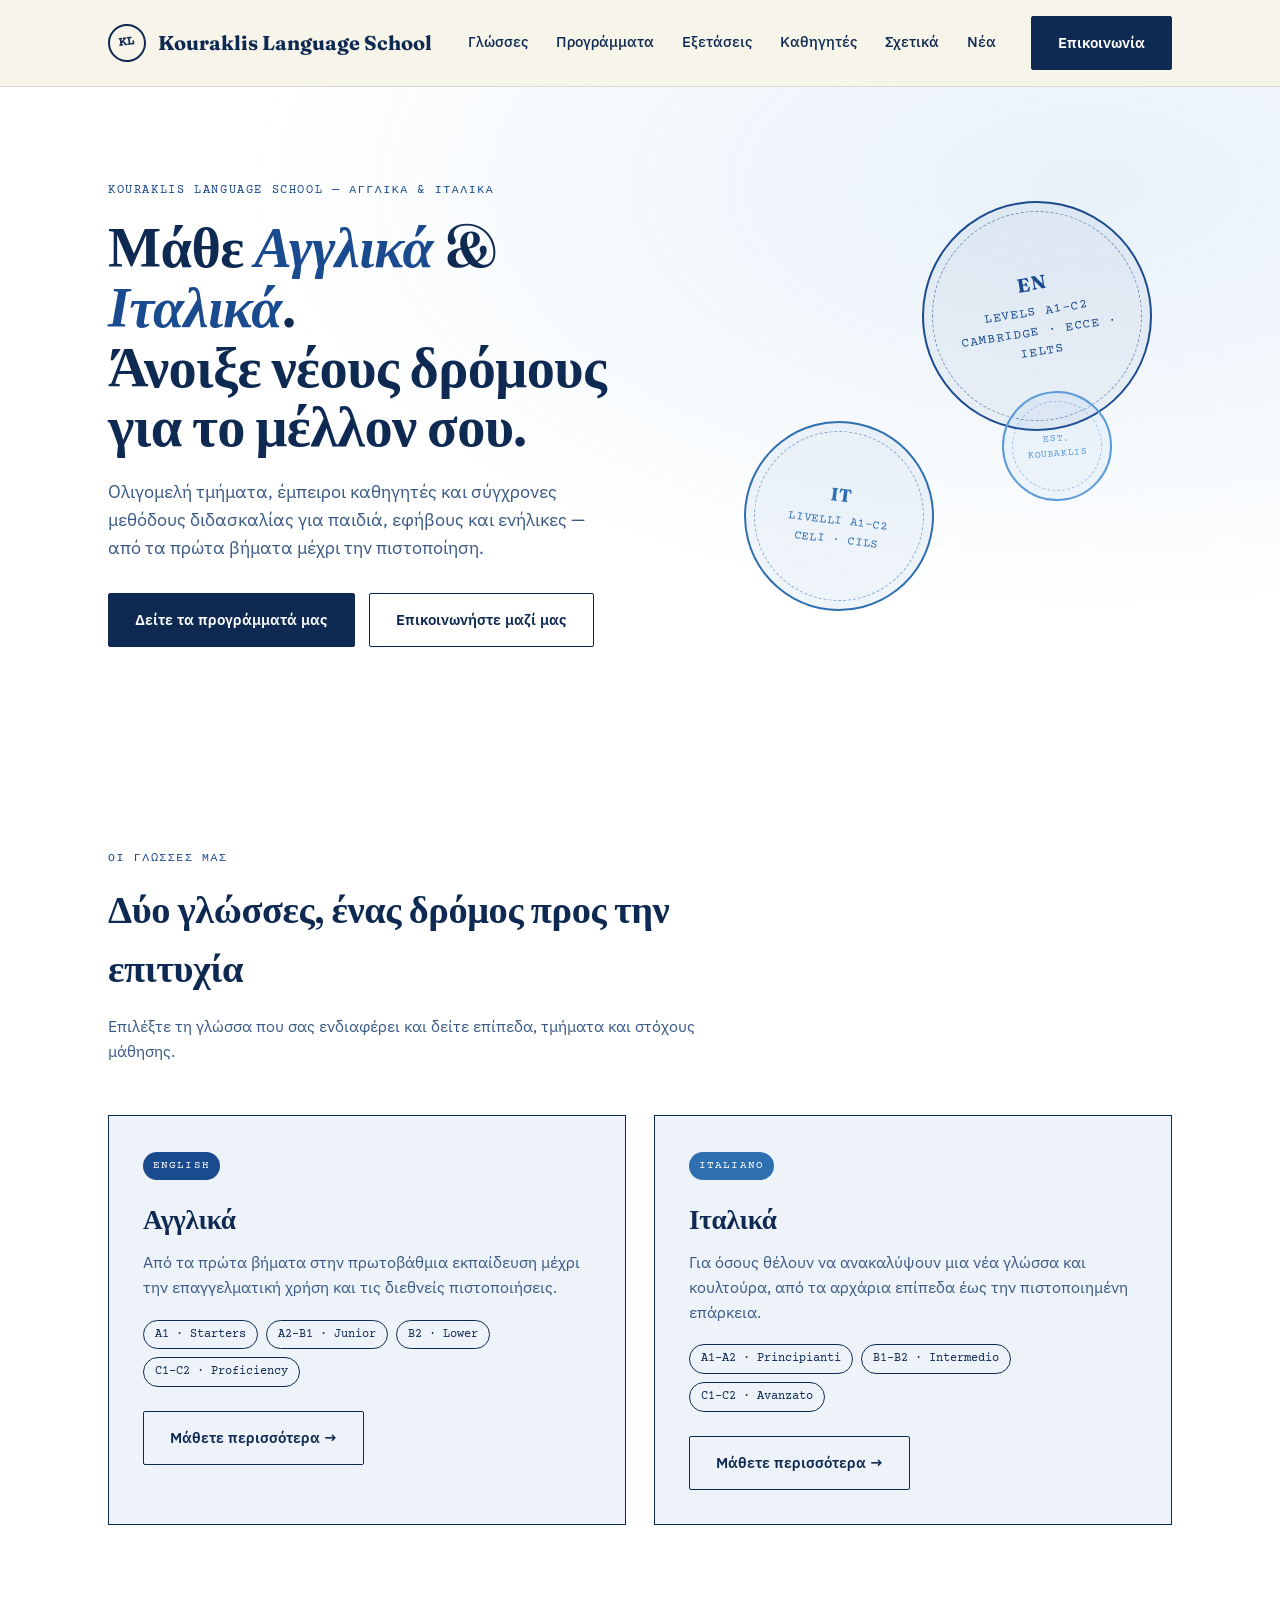
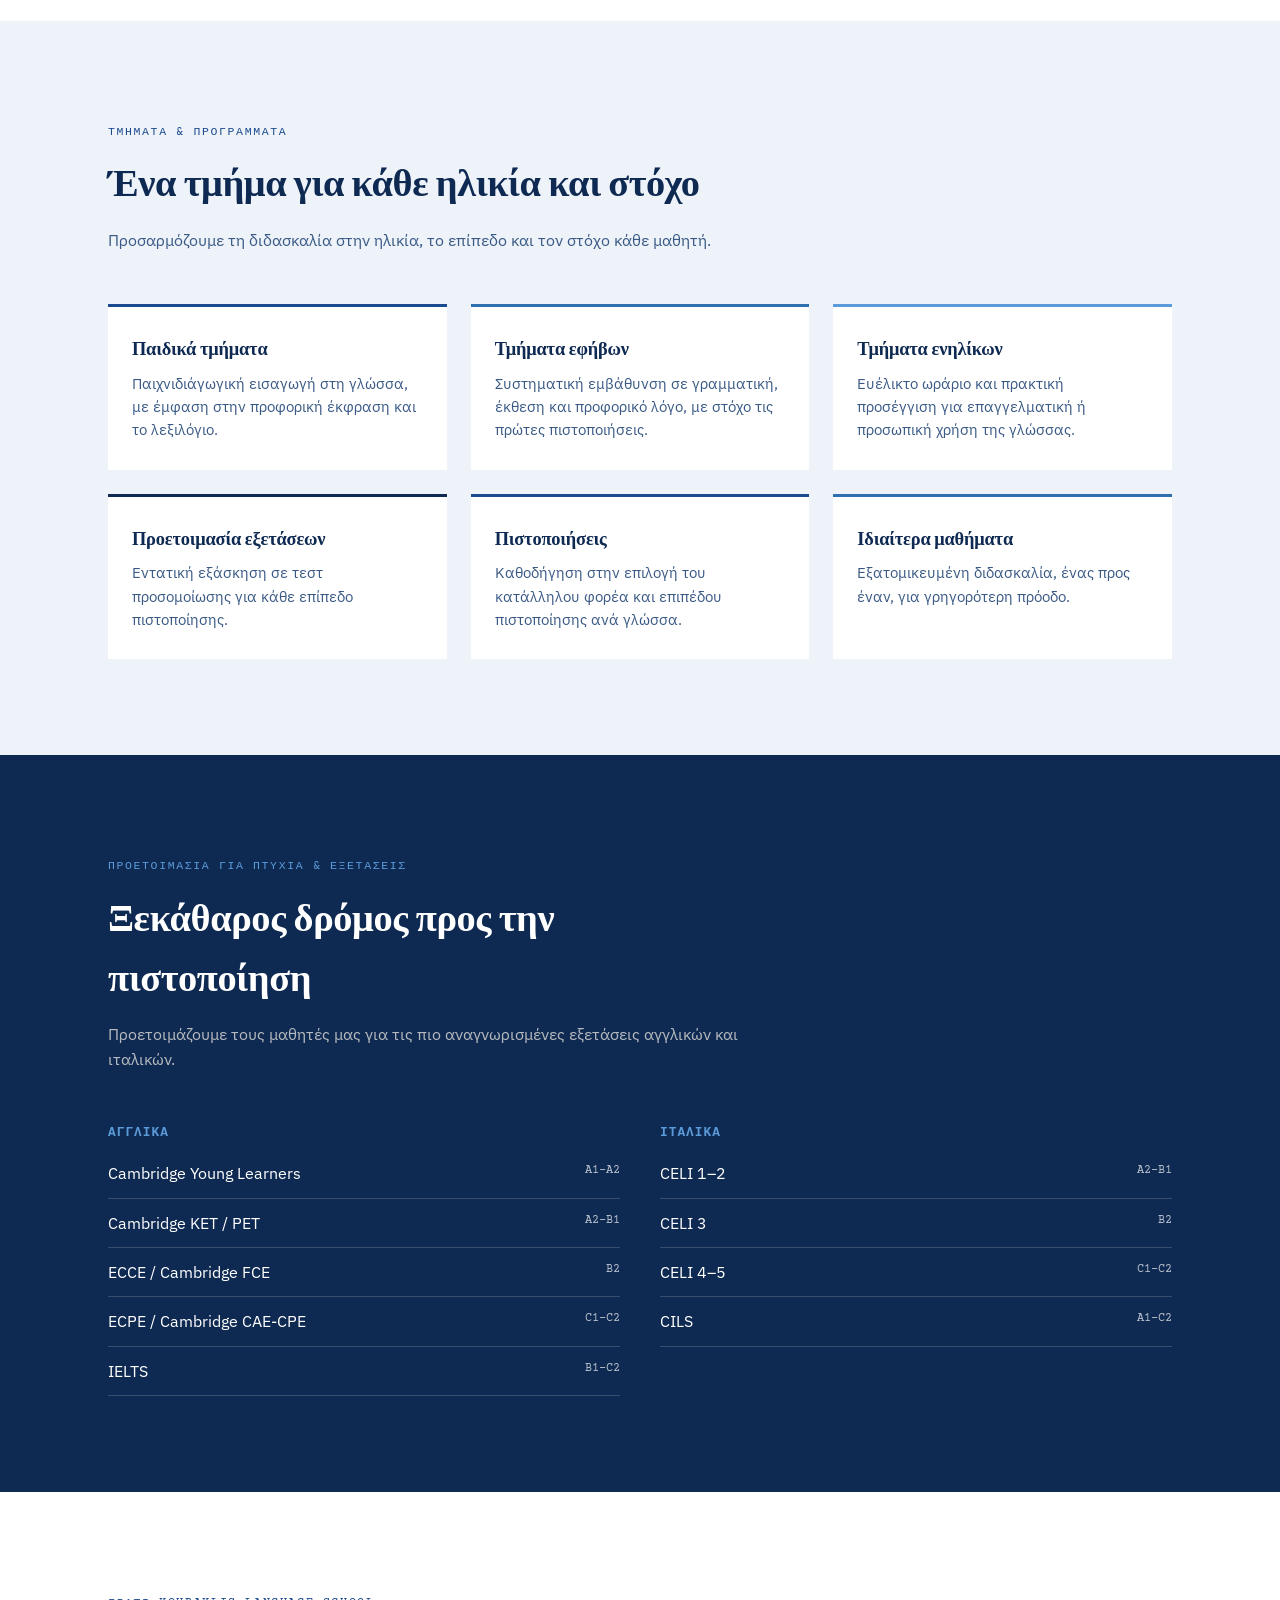
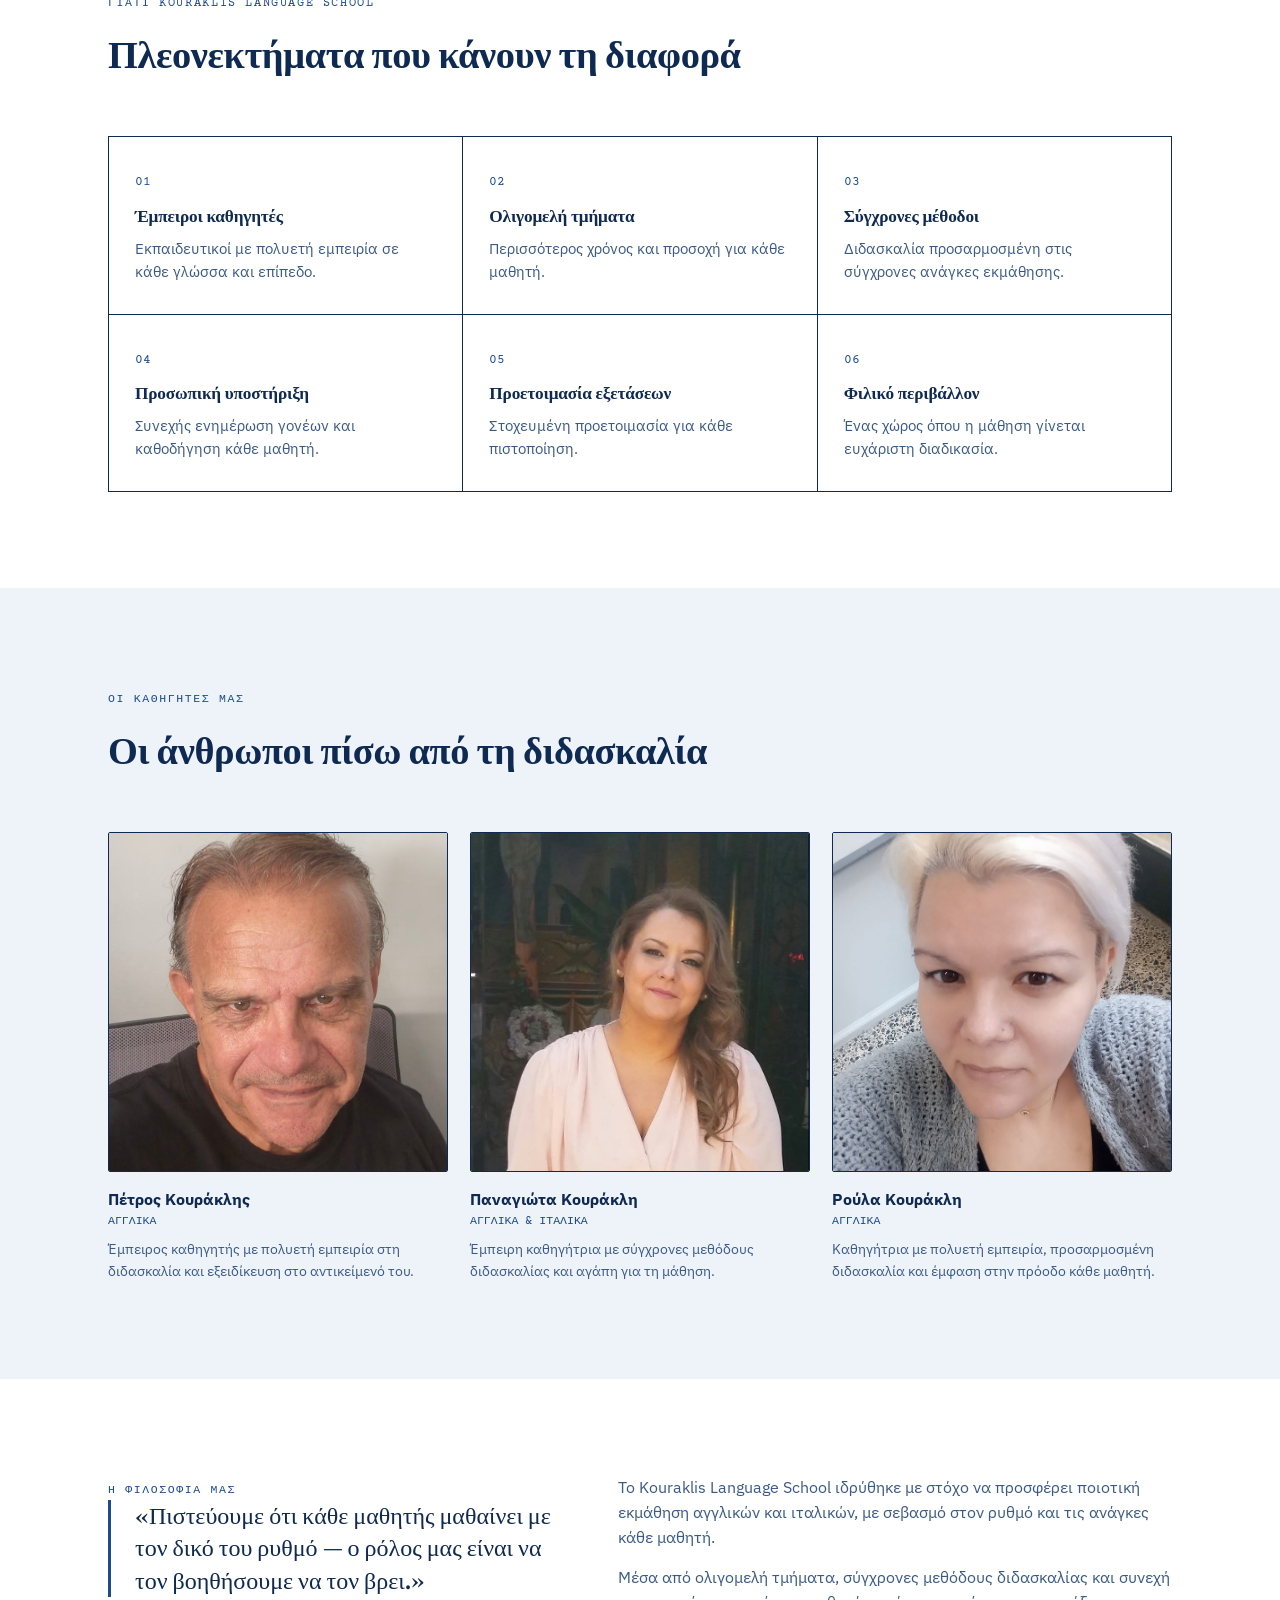
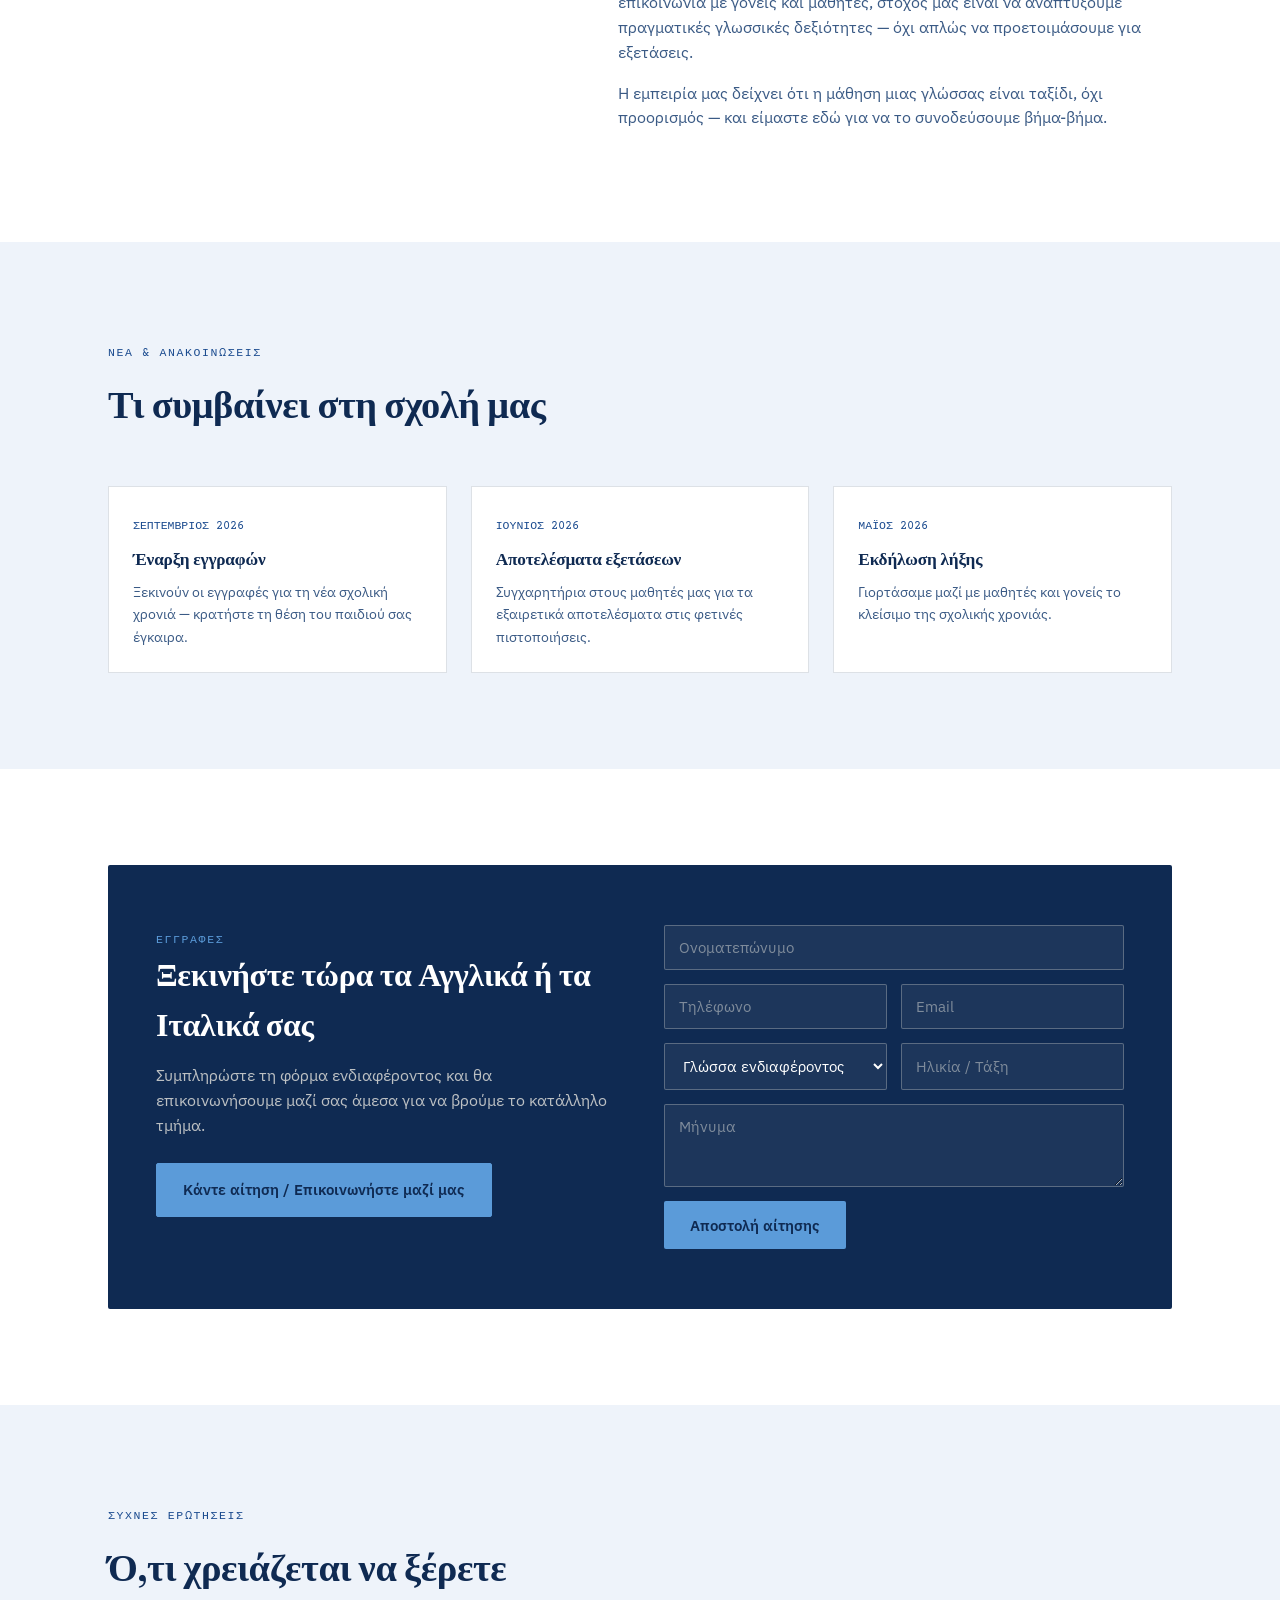
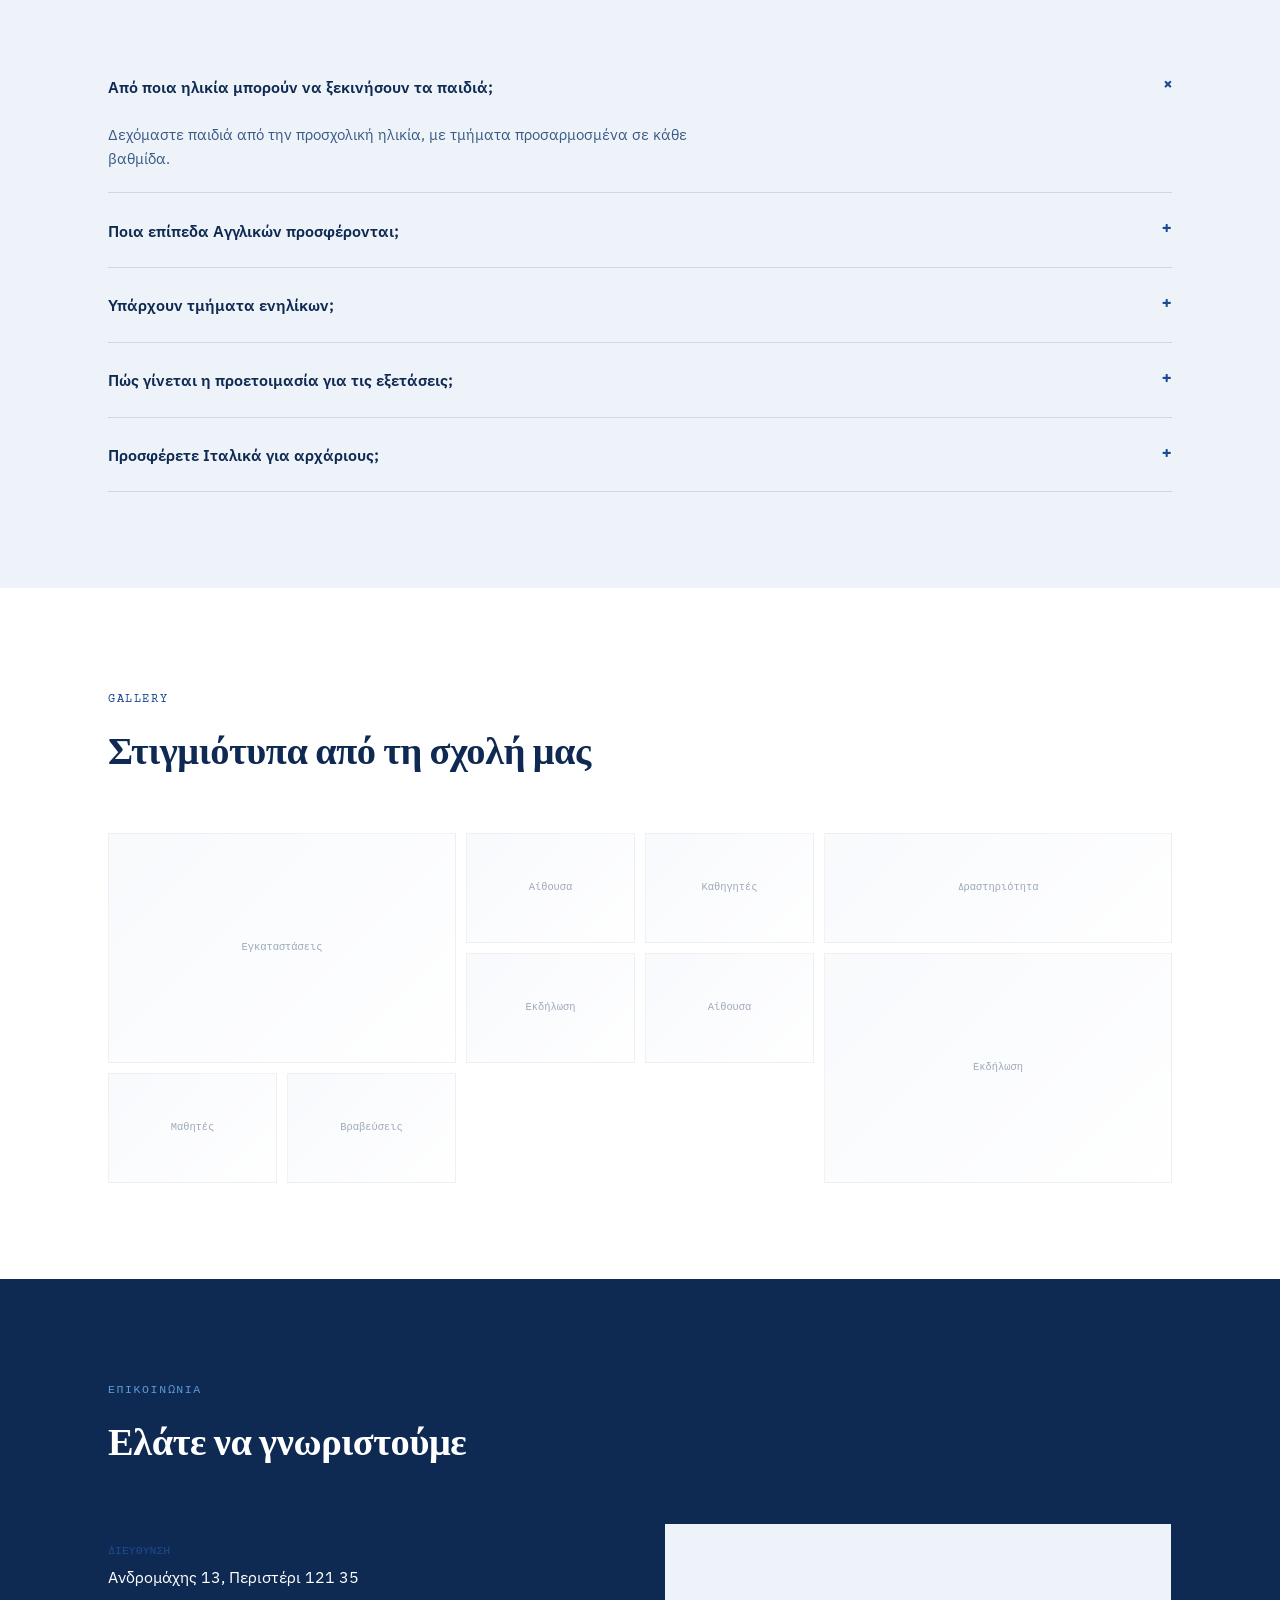
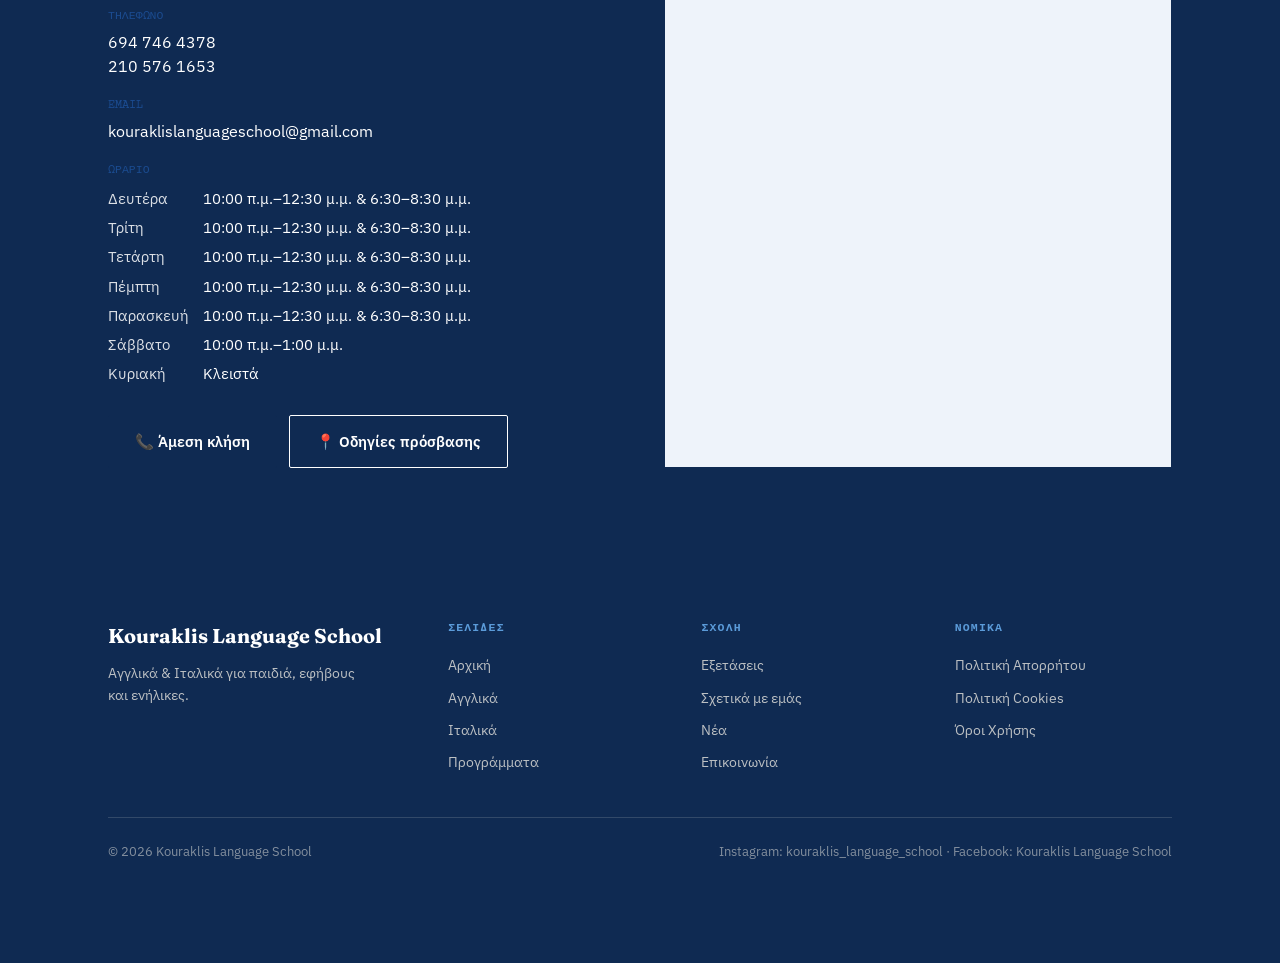
<file: index.html>
<!DOCTYPE html>
<html lang="el">
<head>
<meta charset="UTF-8">
<meta name="viewport" content="width=device-width, initial-scale=1.0">
<title>Kouraklis Language School | Αγγλικά &amp; Ιταλικά στο Περιστέρι</title>
<meta name="description" content="Φροντιστήριο ξένων γλωσσών Kouraklis Language School στο Περιστέρι — Αγγλικά και Ιταλικά για παιδιά, εφήβους και ενήλικες, προετοιμασία για διεθνείς πιστοποιήσεις.">
<link rel="canonical" href="index.html">
<link rel="preconnect" href="https://fonts.googleapis.com">
<link href="https://fonts.googleapis.com/css2?family=Fraunces:opsz,wght@9..144,400;9..144,500;9..144,600;9..144,700&family=IBM+Plex+Sans:wght@400;500;600;700&family=Courier+Prime:wght@400;700&display=swap" rel="stylesheet">
<link rel="stylesheet" href="assets/style.css">
</head>
<body>

<header class="site">
  <div class="wrap">
    <nav>
      <div class="brand"><span class="mark">KL</span> Kouraklis Language School</div>
      <ul class="navlinks">
        <li><a href="#languages">Γλώσσες</a></li>
        <li><a href="#programs">Προγράμματα</a></li>
        <li><a href="#exams">Εξετάσεις</a></li>
        <li><a href="#teachers">Καθηγητές</a></li>
        <li><a href="#about">Σχετικά</a></li>
        <li><a href="#news">Νέα</a></li>
      </ul>
      <div class="nav-cta"><a href="#contact" class="btn btn-primary">Επικοινωνία</a></div>
    </nav>
  </div>
</header>

<section class="hero">
  <div class="wrap hero-grid">
    <div>
      <span class="eyebrow">Kouraklis Language School — Αγγλικά &amp; Ιταλικά</span>
      <h1>Μάθε <em>Αγγλικά</em> &amp; <em>Ιταλικά</em>.<br>Άνοιξε νέους δρόμους<br>για το μέλλον σου.</h1>
      <p class="lede">Ολιγομελή τμήματα, έμπειροι καθηγητές και σύγχρονες μεθόδους διδασκαλίας για παιδιά, εφήβους και ενήλικες — από τα πρώτα βήματα μέχρι την πιστοποίηση.</p>
      <div class="actions">
        <a href="#programs" class="btn btn-primary">Δείτε τα προγράμματά μας</a>
        <a href="#contact" class="btn btn-ghost">Επικοινωνήστε μαζί μας</a>
      </div>
    </div>
    <div class="stamp-field" aria-hidden="true">
      <div class="stamp stamp-en"><span><b>EN</b>Levels A1–C2<br>Cambridge · ECCE · IELTS</span></div>
      <div class="stamp stamp-it"><span><b>IT</b>Livelli A1–C2<br>CELI · CILS</span></div>
      <div class="stamp stamp-small"><span>Est.<br>Kouraklis</span></div>
    </div>
  </div>
</section>

<section id="languages">
  <div class="wrap">
    <div class="section-head">
      <span class="eyebrow">Οι γλώσσες μας</span>
      <h2>Δύο γλώσσες, ένας δρόμος προς την επιτυχία</h2>
      <p>Επιλέξτε τη γλώσσα που σας ενδιαφέρει και δείτε επίπεδα, τμήματα και στόχους μάθησης.</p>
    </div>
    <div class="lang-grid">
      <div class="lang-card en">
        <span class="flag-chip">English</span>
        <h3>Αγγλικά</h3>
        <p>Από τα πρώτα βήματα στην πρωτοβάθμια εκπαίδευση μέχρι την επαγγελματική χρήση και τις διεθνείς πιστοποιήσεις.</p>
        <div class="level-row">
          <span class="level-pill">A1 · Starters</span>
          <span class="level-pill">A2–B1 · Junior</span>
          <span class="level-pill">B2 · Lower</span>
          <span class="level-pill">C1–C2 · Proficiency</span>
        </div>
        <a href="english.html" class="btn btn-ghost">Μάθετε περισσότερα →</a>
      </div>
      <div class="lang-card it">
        <span class="flag-chip">Italiano</span>
        <h3>Ιταλικά</h3>
        <p>Για όσους θέλουν να ανακαλύψουν μια νέα γλώσσα και κουλτούρα, από τα αρχάρια επίπεδα έως την πιστοποιημένη επάρκεια.</p>
        <div class="level-row">
          <span class="level-pill">A1–A2 · Principianti</span>
          <span class="level-pill">B1–B2 · Intermedio</span>
          <span class="level-pill">C1–C2 · Avanzato</span>
        </div>
        <a href="italian.html" class="btn btn-ghost">Μάθετε περισσότερα →</a>
      </div>
    </div>
  </div>
</section>

<section id="programs" style="background:var(--parchment-deep);">
  <div class="wrap">
    <div class="section-head">
      <span class="eyebrow">Τμήματα &amp; Προγράμματα</span>
      <h2>Ένα τμήμα για κάθε ηλικία και στόχο</h2>
      <p>Προσαρμόζουμε τη διδασκαλία στην ηλικία, το επίπεδο και τον στόχο κάθε μαθητή.</p>
    </div>
    <div class="prog-grid">
      <div class="prog-card"><h3>Παιδικά τμήματα</h3><p>Παιχνιδιάγωγική εισαγωγή στη γλώσσα, με έμφαση στην προφορική έκφραση και το λεξιλόγιο.</p></div>
      <div class="prog-card"><h3>Τμήματα εφήβων</h3><p>Συστηματική εμβάθυνση σε γραμματική, έκθεση και προφορικό λόγο, με στόχο τις πρώτες πιστοποιήσεις.</p></div>
      <div class="prog-card"><h3>Τμήματα ενηλίκων</h3><p>Ευέλικτο ωράριο και πρακτική προσέγγιση για επαγγελματική ή προσωπική χρήση της γλώσσας.</p></div>
      <div class="prog-card"><h3>Προετοιμασία εξετάσεων</h3><p>Εντατική εξάσκηση σε τεστ προσομοίωσης για κάθε επίπεδο πιστοποίησης.</p></div>
      <div class="prog-card"><h3>Πιστοποιήσεις</h3><p>Καθοδήγηση στην επιλογή του κατάλληλου φορέα και επιπέδου πιστοποίησης ανά γλώσσα.</p></div>
      <div class="prog-card"><h3>Ιδιαίτερα μαθήματα</h3><p>Εξατομικευμένη διδασκαλία, ένας προς έναν, για γρηγορότερη πρόοδο.</p></div>
    </div>
   
</section>

<section class="deep" id="exams">
  <div class="wrap">
    <div class="section-head">
      <span class="eyebrow">Προετοιμασία για Πτυχία &amp; Εξετάσεις</span>
      <h2>Ξεκάθαρος δρόμος προς την πιστοποίηση</h2>
      <p>Προετοιμάζουμε τους μαθητές μας για τις πιο αναγνωρισμένες εξετάσεις αγγλικών και ιταλικών.</p>
    </div>
    <div class="exam-cols">
      <div class="exam-col" id="exams-en">
        <h4>Αγγλικά</h4>
        <ul class="exam-list">
          <li>Cambridge Young Learners <span class="lvl">A1–A2</span></li>
          <li>Cambridge KET / PET <span class="lvl">A2–B1</span></li>
          <li>ECCE / Cambridge FCE <span class="lvl">B2</span></li>
          <li>ECPE / Cambridge CAE-CPE <span class="lvl">C1–C2</span></li>
          <li>IELTS <span class="lvl">B1–C2</span></li>
        </ul>
      </div>
      <div class="exam-col" id="exams-it">
        <h4>Ιταλικά</h4>
        <ul class="exam-list">
          <li>CELI 1–2 <span class="lvl">A2–B1</span></li>
          <li>CELI 3 <span class="lvl">B2</span></li>
          <li>CELI 4–5 <span class="lvl">C1–C2</span></li>
          <li>CILS <span class="lvl">A1–C2</span></li>
        </ul>
      </div>
    </div>
    
</section>

<section>
  <div class="wrap">
    <div class="section-head">
      <span class="eyebrow">Γιατί Kouraklis Language School</span>
      <h2>Πλεονεκτήματα που κάνουν τη διαφορά</h2>
    </div>
    <div class="why-grid">
      <div class="why-item"><span class="num">01</span><h3>Έμπειροι καθηγητές</h3><p>Εκπαιδευτικοί με πολυετή εμπειρία σε κάθε γλώσσα και επίπεδο.</p></div>
      <div class="why-item"><span class="num">02</span><h3>Ολιγομελή τμήματα</h3><p>Περισσότερος χρόνος και προσοχή για κάθε μαθητή.</p></div>
      <div class="why-item"><span class="num">03</span><h3>Σύγχρονες μέθοδοι</h3><p>Διδασκαλία προσαρμοσμένη στις σύγχρονες ανάγκες εκμάθησης.</p></div>
      <div class="why-item"><span class="num">04</span><h3>Προσωπική υποστήριξη</h3><p>Συνεχής ενημέρωση γονέων και καθοδήγηση κάθε μαθητή.</p></div>
      <div class="why-item"><span class="num">05</span><h3>Προετοιμασία εξετάσεων</h3><p>Στοχευμένη προετοιμασία για κάθε πιστοποίηση.</p></div>
      <div class="why-item"><span class="num">06</span><h3>Φιλικό περιβάλλον</h3><p>Ένας χώρος όπου η μάθηση γίνεται ευχάριστη διαδικασία.</p></div>
    </div>
    
</section>

<section id="teachers" style="background:var(--parchment-deep);">
  <div class="wrap">
    <div class="section-head">
      <span class="eyebrow">Οι καθηγητές μας</span>
      <h2>Οι άνθρωποι πίσω από τη διδασκαλία</h2>
    </div>
    <div class="teach-grid">
      <div class="teach-card"><div class="teach-photo"><img src="assets/teacher-en-1.jpg" alt="Πέτρος Κουράκλης"></div><h4>Πέτρος Κουράκλης</h4><span class="role">Αγγλικά</span><p>Έμπειρος καθηγητής με πολυετή εμπειρία στη διδασκαλία και εξειδίκευση στο αντικείμενό του.</p></div>
      <div class="teach-card"><div class="teach-photo"><img src="assets/teacher-it-1.jpg" alt="Παναγιώτα Κουράκλη"></div><h4>Παναγιώτα Κουράκλη</h4><span class="role">Αγγλικά &amp; Ιταλικά</span><p>Έμπειρη καθηγήτρια με σύγχρονες μεθόδους διδασκαλίας και αγάπη για τη μάθηση.</p></div>
      <div class="teach-card"><div class="teach-photo"><img src="assets/teacher-en-2.jpg" alt="Ρούλα Κουράκλη" class="face-top"></div><h4>Ρούλα Κουράκλη</h4><span class="role">Αγγλικά</span><p>Καθηγήτρια με πολυετή εμπειρία, προσαρμοσμένη διδασκαλία και έμφαση στην πρόοδο κάθε μαθητή.</p></div>
    </div>
 
</section>

<section id="about">
  <div class="wrap philo">
    <div>
      <span class="eyebrow">Η φιλοσοφία μας</span>
      <blockquote>«Πιστεύουμε ότι κάθε μαθητής μαθαίνει με τον δικό του ρυθμό — ο ρόλος μας είναι να τον βοηθήσουμε να τον βρει.»</blockquote>
    </div>
    <div class="body-text">
      <p>Το Kouraklis Language School ιδρύθηκε με στόχο να προσφέρει ποιοτική εκμάθηση αγγλικών και ιταλικών, με σεβασμό στον ρυθμό και τις ανάγκες κάθε μαθητή.</p>
      <p>Μέσα από ολιγομελή τμήματα, σύγχρονες μεθόδους διδασκαλίας και συνεχή επικοινωνία με γονείς και μαθητές, στόχος μας είναι να αναπτύξουμε πραγματικές γλωσσικές δεξιότητες — όχι απλώς να προετοιμάσουμε για εξετάσεις.</p>
      <p>Η εμπειρία μας δείχνει ότι η μάθηση μιας γλώσσας είναι ταξίδι, όχι προορισμός — και είμαστε εδώ για να το συνοδεύσουμε βήμα-βήμα.</p>
      
  </div>
</section>

<section id="news" style="background:var(--parchment-deep);">
  <div class="wrap">
    <div class="section-head">
      <span class="eyebrow">Νέα &amp; Ανακοινώσεις</span>
      <h2>Τι συμβαίνει στη σχολή μας</h2>
    </div>
    <div class="news-grid">
      <div class="news-card"><span class="news-date">Σεπτέμβριος 2026</span><h3>Έναρξη εγγραφών</h3><p>Ξεκινούν οι εγγραφές για τη νέα σχολική χρονιά — κρατήστε τη θέση του παιδιού σας έγκαιρα.</p></div>
      <div class="news-card"><span class="news-date">Ιούνιος 2026</span><h3>Αποτελέσματα εξετάσεων</h3><p>Συγχαρητήρια στους μαθητές μας για τα εξαιρετικά αποτελέσματα στις φετινές πιστοποιήσεις.</p></div>
      <div class="news-card"><span class="news-date">Μάιος 2026</span><h3>Εκδήλωση λήξης</h3><p>Γιορτάσαμε μαζί με μαθητές και γονείς το κλείσιμο της σχολικής χρονιάς.</p></div>
    </div>
   
</section>

<section id="enroll">
  <div class="wrap">
    <div class="enroll-box">
      <div>
        <span class="eyebrow" style="color:var(--gold);">Εγγραφές</span>
        <h2>Ξεκινήστε τώρα τα Αγγλικά ή τα Ιταλικά σας</h2>
        <p>Συμπληρώστε τη φόρμα ενδιαφέροντος και θα επικοινωνήσουμε μαζί σας άμεσα για να βρούμε το κατάλληλο τμήμα.</p>
        <a href="#contact" class="btn btn-primary">Κάντε αίτηση / Επικοινωνήστε μαζί μας</a>
      </div>
      <form class="enroll" action="https://formsubmit.co/kouraklislanguageschool@gmail.com" method="POST">
        <input type="hidden" name="_subject" value="Νέα αίτηση ενδιαφέροντος — Kouraklis Language School">
        <input type="hidden" name="_template" value="table">
        <input type="hidden" name="_captcha" value="false">
        <input type="text" name="_honey" style="display:none" tabindex="-1" autocomplete="off">
        <input type="text" name="Ονοματεπώνυμο" placeholder="Ονοματεπώνυμο" required>
        <div class="row2">
          <input type="tel" name="Τηλέφωνο" placeholder="Τηλέφωνο" required>
          <input type="email" name="Email" placeholder="Email" required>
        </div>
        <div class="row2">
          <select name="Γλώσσα ενδιαφέροντος" required>
            <option value="" selected disabled>Γλώσσα ενδιαφέροντος</option>
            <option value="Αγγλικά">Αγγλικά</option>
            <option value="Ιταλικά">Ιταλικά</option>
          </select>
          <input type="text" name="Ηλικία / Τάξη" placeholder="Ηλικία / Τάξη">
        </div>
        <textarea rows="3" name="Μήνυμα" placeholder="Μήνυμα"></textarea>
        <button type="submit" class="btn btn-primary" style="border:none; cursor:pointer;">Αποστολή αίτησης</button>
      </form>
    </div>
  </div>
</section>

<section id="faq" style="background:var(--parchment-deep);">
  <div class="wrap">
    <div class="section-head">
      <span class="eyebrow">Συχνές Ερωτήσεις</span>
      <h2>Ό,τι χρειάζεται να ξέρετε</h2>
    </div>
    <div class="faq-list">
      <div class="faq-item open">
        <div class="faq-q">Από ποια ηλικία μπορούν να ξεκινήσουν τα παιδιά; <span class="plus">+</span></div>
        <div class="faq-a"><p>Δεχόμαστε παιδιά από την προσχολική ηλικία, με τμήματα προσαρμοσμένα σε κάθε βαθμίδα.</p></div>
      </div>
      <div class="faq-item">
        <div class="faq-q">Ποια επίπεδα Αγγλικών προσφέρονται; <span class="plus">+</span></div>
        <div class="faq-a"><p>Από απόλυτους αρχάριους (Α1) έως επίπεδο άριστης γνώσης (C2), με προετοιμασία για όλες τις αναγνωρισμένες πιστοποιήσεις.</p></div>
      </div>
      <div class="faq-item">
        <div class="faq-q">Υπάρχουν τμήματα ενηλίκων; <span class="plus">+</span></div>
        <div class="faq-a"><p>Ναι, με ευέλικτο ωράριο σχεδιασμένο για εργαζόμενους και φοιτητές.</p></div>
      </div>
      <div class="faq-item">
        <div class="faq-q">Πώς γίνεται η προετοιμασία για τις εξετάσεις; <span class="plus">+</span></div>
        <div class="faq-a"><p>Μέσα από στοχευμένη ύλη, τεστ προσομοίωσης και εξατομικευμένη καθοδήγηση ανά επίπεδο.</p></div>
      </div>
      <div class="faq-item">
        <div class="faq-q">Προσφέρετε Ιταλικά για αρχάριους; <span class="plus">+</span></div>
        <div class="faq-a"><p>Φυσικά — τα τμήματα Ιταλικών ξεκινούν από το επίπεδο Α1, χωρίς προαπαιτούμενες γνώσεις.</p></div>
      </div>
    </div>
    
</section>

<section id="gallery">
  <div class="wrap">
    <div class="section-head">
      <span class="eyebrow">Gallery</span>
      <h2>Στιγμιότυπα από τη σχολή μας</h2>
    </div>
    <div class="gallery">
      <div>Εγκαταστάσεις</div><div>Αίθουσα</div><div>Καθηγητές</div>
      <div>Δραστηριότητα</div><div>Εκδήλωση</div><div>Αίθουσα</div>
      <div>Εκδήλωση</div><div>Μαθητές</div><div>Βραβεύσεις</div>
    </div>
  
</section>

<section id="contact" class="deep">
  <div class="wrap">
    <div class="section-head">
      <span class="eyebrow">Επικοινωνία</span>
      <h2>Ελάτε να γνωριστούμε</h2>
    </div>
    <div class="contact-grid">
      <div class="contact-info">
        <dl>
          <div><dt>Διεύθυνση</dt><dd>Ανδρομάχης 13, Περιστέρι 121 35</dd></div>
          <div><dt>Τηλέφωνο</dt><dd><a href="tel:+306947464378" style="text-decoration:none;">694 746 4378</a><br><a href="tel:+302105761653" style="text-decoration:none;">210 576 1653</a></dd></div>
          <div><dt>Email</dt><dd><a href="mailto:kouraklislanguageschool@gmail.com" style="text-decoration:none;">kouraklislanguageschool@gmail.com</a></dd></div>
          <div><dt>Ωράριο</dt><dd>
            <table style="border-collapse:collapse; font-size:0.94rem; margin-top:2px;">
              <tr><td style="padding:3px 14px 3px 0; opacity:0.85;">Δευτέρα</td><td style="padding:3px 0;">10:00 π.μ.–12:30 μ.μ. &amp; 6:30–8:30 μ.μ.</td></tr>
              <tr><td style="padding:3px 14px 3px 0; opacity:0.85;">Τρίτη</td><td style="padding:3px 0;">10:00 π.μ.–12:30 μ.μ. &amp; 6:30–8:30 μ.μ.</td></tr>
              <tr><td style="padding:3px 14px 3px 0; opacity:0.85;">Τετάρτη</td><td style="padding:3px 0;">10:00 π.μ.–12:30 μ.μ. &amp; 6:30–8:30 μ.μ.</td></tr>
              <tr><td style="padding:3px 14px 3px 0; opacity:0.85;">Πέμπτη</td><td style="padding:3px 0;">10:00 π.μ.–12:30 μ.μ. &amp; 6:30–8:30 μ.μ.</td></tr>
              <tr><td style="padding:3px 14px 3px 0; opacity:0.85;">Παρασκευή</td><td style="padding:3px 0;">10:00 π.μ.–12:30 μ.μ. &amp; 6:30–8:30 μ.μ.</td></tr>
              <tr><td style="padding:3px 14px 3px 0; opacity:0.85;">Σάββατο</td><td style="padding:3px 0;">10:00 π.μ.–1:00 μ.μ.</td></tr>
              <tr><td style="padding:3px 14px 3px 0; opacity:0.85;">Κυριακή</td><td style="padding:3px 0;">Κλειστά</td></tr>
            </table>
          </dd></div>
        </dl>
        <div class="contact-actions">
          <a href="tel:+306947464378" class="btn btn-primary">📞 Άμεση κλήση</a>
          <a href="https://www.google.com/maps/dir/?api=1&destination=%CE%91%CE%BD%CE%B4%CF%81%CE%BF%CE%BC%CE%AC%CF%87%CE%B7%CF%82+13%2C+%CE%A0%CE%B5%CF%81%CE%B9%CF%83%CF%84%CE%AD%CF%81%CE%B9+121+35" target="_blank" rel="noopener" class="btn btn-ghost" style="border-color:var(--parchment); color:var(--parchment);">📍 Οδηγίες πρόσβασης</a>
        </div>
      </div>
      <div class="map-box" style="padding:0; overflow:hidden;">
        <iframe
          title="Χάρτης — Ανδρομάχης 13, Περιστέρι"
          src="https://www.google.com/maps?q=%CE%91%CE%BD%CE%B4%CF%81%CE%BF%CE%BC%CE%AC%CF%87%CE%B7%CF%82+13%2C+%CE%A0%CE%B5%CF%81%CE%B9%CF%83%CF%84%CE%AD%CF%81%CE%B9+121+35&output=embed"
          width="100%" height="100%" style="border:0; min-height:280px;"
          loading="lazy" referrerpolicy="no-referrer-when-downgrade">
        </iframe>
      </div>
    </div>
  </div>
</section>

<footer>
  <div class="wrap">
    <div class="foot-grid">
      <div>
        <div class="brand" style="color:var(--parchment); margin-bottom:12px;">Kouraklis Language School</div>
        <p style="font-size:0.88rem; max-width:32ch;">Αγγλικά &amp; Ιταλικά για παιδιά, εφήβους και ενήλικες.</p>
      </div>
      <div>
        <h5>Σελίδες</h5>
        <ul>
          <li><a href="#">Αρχική</a></li>
          <li><a href="english.html">Αγγλικά</a></li>
          <li><a href="italian.html">Ιταλικά</a></li>
          <li><a href="#programs">Προγράμματα</a></li>
        </ul>
      </div>
      <div>
        <h5>Σχολή</h5>
        <ul>
          <li><a href="exam-prep.html">Εξετάσεις</a></li>
          <li><a href="#about">Σχετικά με εμάς</a></li>
          <li><a href="#news">Νέα</a></li>
          <li><a href="#contact">Επικοινωνία</a></li>
        </ul>
      </div>
      <div>
        <h5>Νομικά</h5>
        <ul>
          <li><a href="privacy.html">Πολιτική Απορρήτου</a></li>
          <li><a href="cookies.html">Πολιτική Cookies</a></li>
          <li><a href="terms.html">Όροι Χρήσης</a></li>
        </ul>
      </div>
    </div>
    <div class="foot-bottom">
      <span>© 2026 Kouraklis Language School</span>
      <span><a href="https://instagram.com/kouraklis_language_school" target="_blank" rel="noopener" style="color:inherit; text-decoration:none;">Instagram: kouraklis_language_school</a> · <a href="https://www.facebook.com/kouraklislanguageschool" target="_blank" rel="noopener" style="color:inherit; text-decoration:none;">Facebook: Kouraklis Language School</a></span>
    </div>
  </div>
</footer>

<div class="mobile-bar">
  <ul>
    <li><a href="tel:+306947464378"><span class="ic">📞</span>Κλήση</a></li>
    <li><a href="#contact"><span class="ic">📍</span>Χάρτης</a></li>
    <li><a href="#enroll"><span class="ic">📝</span>Εγγραφή</a></li>
    <li><a href="#"><span class="ic">☰</span>Μενού</a></li>
  </ul>
</div>

<script>
  document.querySelectorAll('.faq-item').forEach(item=>{
    item.querySelector('.faq-q').addEventListener('click',()=>{
      const isOpen = item.classList.contains('open');
      document.querySelectorAll('.faq-item').forEach(i=>i.classList.remove('open'));
      if(!isOpen) item.classList.add('open');
    });
  });
</script>

</body>
</html>
</file>
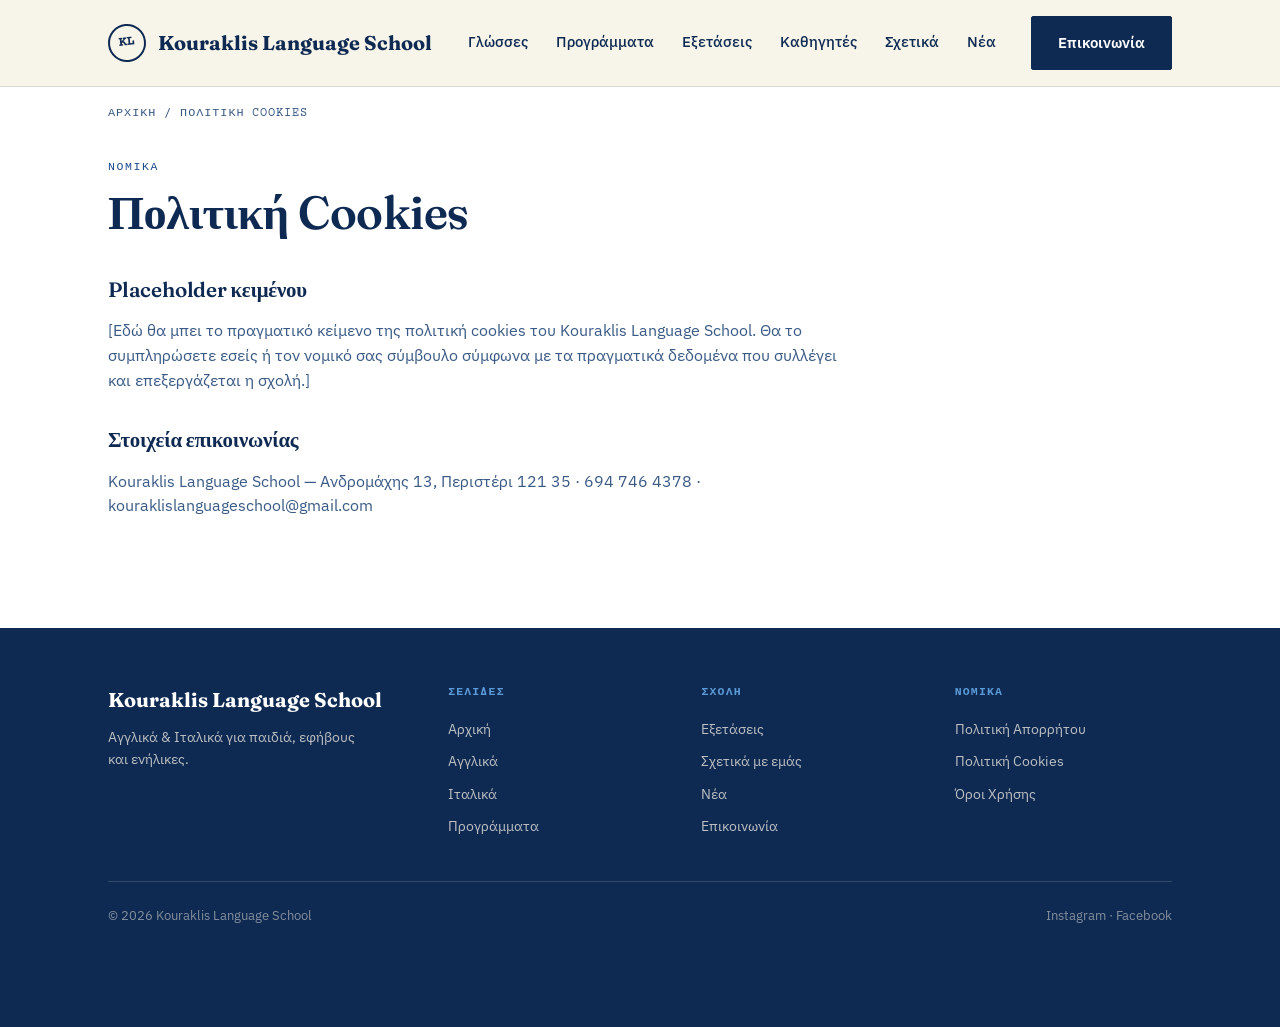
<file: cookies.html>
<!DOCTYPE html>
<html lang="el">
<head>
<meta charset="UTF-8">
<meta name="viewport" content="width=device-width, initial-scale=1.0">
<title>Πολιτική Cookies | Kouraklis Language School</title>
<meta name="description" content="Πολιτική Cookies του Kouraklis Language School.">
<link rel="canonical" href="cookies.html">
<link rel="preconnect" href="https://fonts.googleapis.com">
<link href="https://fonts.googleapis.com/css2?family=Fraunces:opsz,wght@9..144,400;9..144,500;9..144,600;9..144,700&family=IBM+Plex+Sans:wght@400;500;600;700&family=Courier+Prime:wght@400;700&display=swap" rel="stylesheet">
<link rel="stylesheet" href="assets/style.css">
</head>
<body>

<header class="site">
  <div class="wrap">
    <nav>
      <a href="index.html" style="text-decoration:none;"><div class="brand"><span class="mark">KL</span> Kouraklis Language School</div></a>
      <ul class="navlinks">
        <li><a href="index.html#languages">Γλώσσες</a></li>
        <li><a href="index.html#programs">Προγράμματα</a></li>
        <li><a href="exam-prep.html">Εξετάσεις</a></li>
        <li><a href="index.html#teachers">Καθηγητές</a></li>
        <li><a href="index.html#about">Σχετικά</a></li>
        <li><a href="index.html#news">Νέα</a></li>
      </ul>
      <div class="nav-cta"><a href="index.html#contact" class="btn btn-primary">Επικοινωνία</a></div>
    </nav>
  </div>
</header>

<div class="wrap"><p class="breadcrumb"><a href="index.html">Αρχική</a> / Πολιτική Cookies</p></div>
<section class="subpage-hero" style="padding-bottom:20px;">
  <div class="wrap">
    <span class="eyebrow">Νομικά</span>
    <h1 style="max-width:none;">Πολιτική Cookies</h1>
  </div>
</section>
<section style="padding-top:0;">
  <div class="wrap">
    <div class="legal-body">
      <h2>Placeholder κειμένου</h2>
      <p>[Εδώ θα μπει το πραγματικό κείμενο της πολιτική cookies του Kouraklis Language School. Θα το συμπληρώσετε εσείς ή τον νομικό σας σύμβουλο σύμφωνα με τα πραγματικά δεδομένα που συλλέγει και επεξεργάζεται η σχολή.]</p>
      <h2>Στοιχεία επικοινωνίας</h2>
      <p>Kouraklis Language School — Ανδρομάχης 13, Περιστέρι 121 35 · 694 746 4378 · kouraklislanguageschool@gmail.com</p>
    </div>
  </div>
</section>

<footer>
  <div class="wrap">
    <div class="foot-grid">
      <div>
        <div class="brand" style="color:var(--parchment); margin-bottom:12px;">Kouraklis Language School</div>
        <p style="font-size:0.88rem; max-width:32ch;">Αγγλικά &amp; Ιταλικά για παιδιά, εφήβους και ενήλικες.</p>
      </div>
      <div>
        <h5>Σελίδες</h5>
        <ul>
          <li><a href="index.html">Αρχική</a></li>
          <li><a href="english.html">Αγγλικά</a></li>
          <li><a href="italian.html">Ιταλικά</a></li>
          <li><a href="index.html#programs">Προγράμματα</a></li>
        </ul>
      </div>
      <div>
        <h5>Σχολή</h5>
        <ul>
          <li><a href="exam-prep.html">Εξετάσεις</a></li>
          <li><a href="index.html#about">Σχετικά με εμάς</a></li>
          <li><a href="index.html#news">Νέα</a></li>
          <li><a href="index.html#contact">Επικοινωνία</a></li>
        </ul>
      </div>
      <div>
        <h5>Νομικά</h5>
        <ul>
          <li><a href="privacy.html">Πολιτική Απορρήτου</a></li>
          <li><a href="cookies.html">Πολιτική Cookies</a></li>
          <li><a href="terms.html">Όροι Χρήσης</a></li>
        </ul>
      </div>
    </div>
    <div class="foot-bottom">
      <span>© 2026 Kouraklis Language School</span>
      <span>Instagram · Facebook</span>
    </div>
  </div>
</footer>

<div class="mobile-bar">
  <ul>
    <li><a href="tel:+306947464378"><span class="ic">📞</span>Κλήση</a></li>
    <li><a href="index.html#contact"><span class="ic">📍</span>Χάρτης</a></li>
    <li><a href="index.html#enroll"><span class="ic">📝</span>Εγγραφή</a></li>
    <li><a href="index.html"><span class="ic">☰</span>Μενού</a></li>
  </ul>
</div>

</body>
</html>
</file>
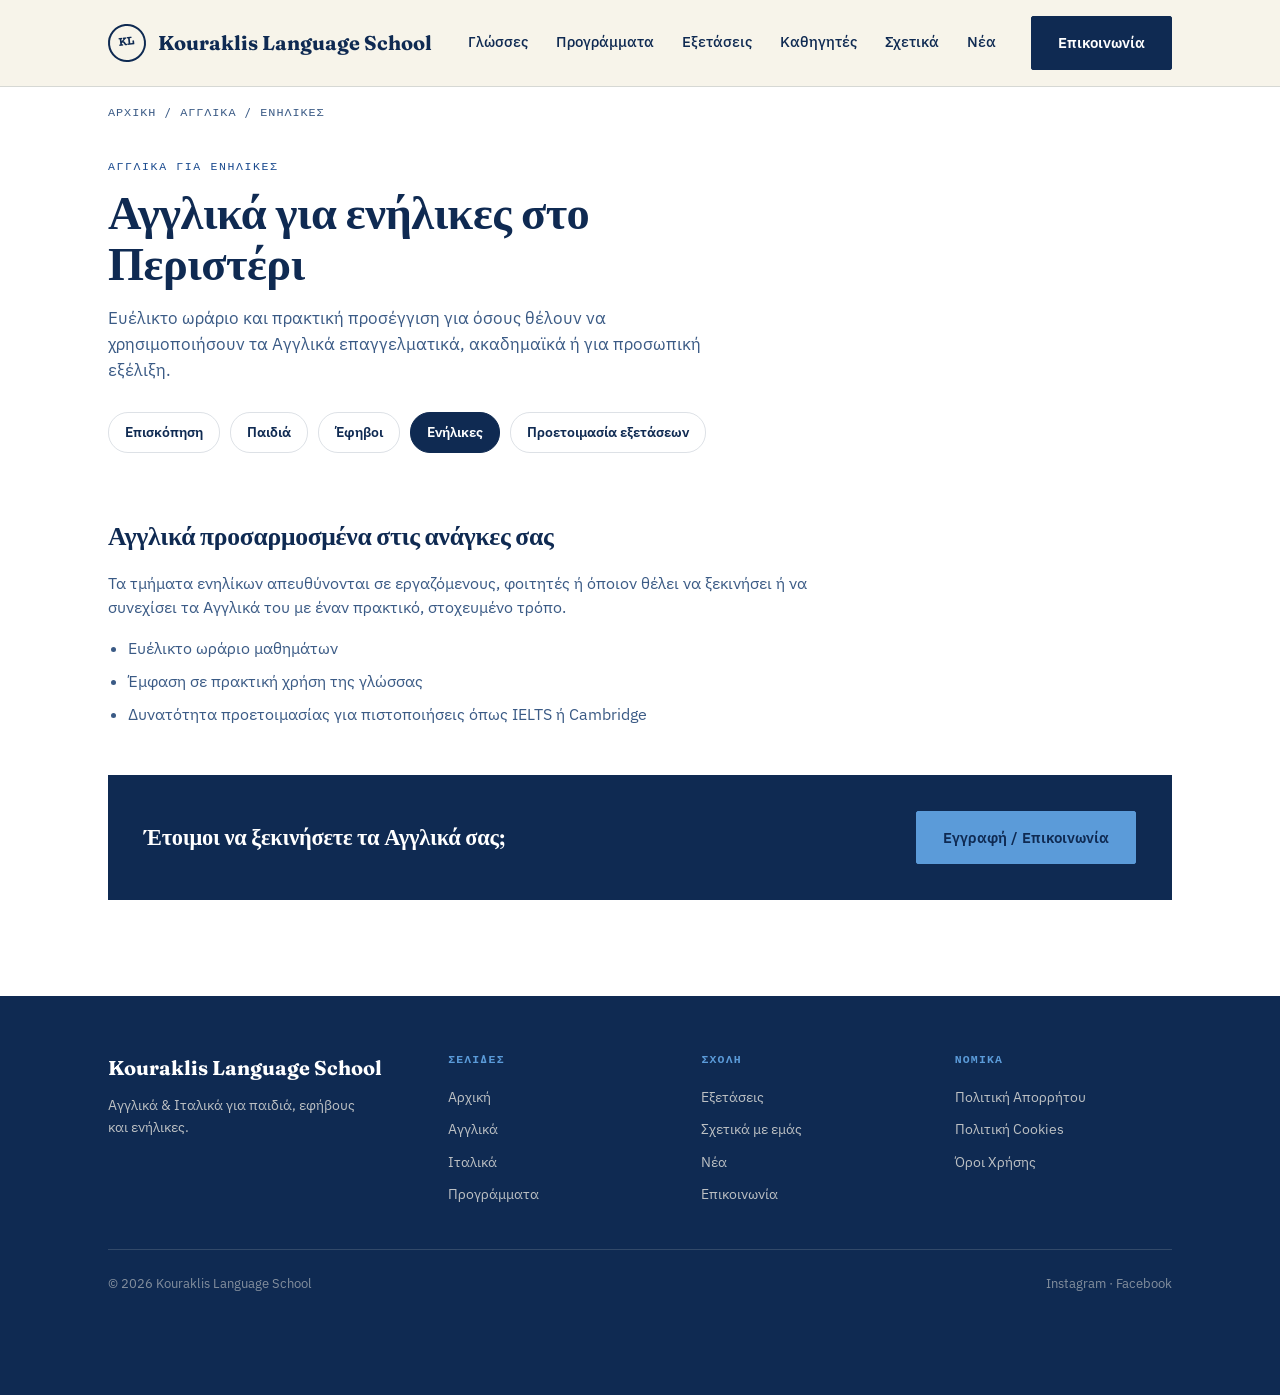
<file: english-adults.html>
<!DOCTYPE html>
<html lang="el">
<head>
<meta charset="UTF-8">
<meta name="viewport" content="width=device-width, initial-scale=1.0">
<title>Αγγλικά για Ενήλικες στο Περιστέρι | Kouraklis Language School</title>
<meta name="description" content="Μαθήματα Αγγλικών για ενήλικες στο Περιστέρι, με ευέλικτο ωράριο στο Kouraklis Language School.">
<link rel="canonical" href="english-adults.html">
<link rel="preconnect" href="https://fonts.googleapis.com">
<link href="https://fonts.googleapis.com/css2?family=Fraunces:opsz,wght@9..144,400;9..144,500;9..144,600;9..144,700&family=IBM+Plex+Sans:wght@400;500;600;700&family=Courier+Prime:wght@400;700&display=swap" rel="stylesheet">
<link rel="stylesheet" href="assets/style.css">
</head>
<body>

<header class="site">
  <div class="wrap">
    <nav>
      <a href="index.html" style="text-decoration:none;"><div class="brand"><span class="mark">KL</span> Kouraklis Language School</div></a>
      <ul class="navlinks">
        <li><a href="index.html#languages">Γλώσσες</a></li>
        <li><a href="index.html#programs">Προγράμματα</a></li>
        <li><a href="exam-prep.html">Εξετάσεις</a></li>
        <li><a href="index.html#teachers">Καθηγητές</a></li>
        <li><a href="index.html#about">Σχετικά</a></li>
        <li><a href="index.html#news">Νέα</a></li>
      </ul>
      <div class="nav-cta"><a href="index.html#contact" class="btn btn-primary">Επικοινωνία</a></div>
    </nav>
  </div>
</header>

<div class="wrap"><p class="breadcrumb"><a href="index.html">Αρχική</a> / <a href="english.html">Αγγλικά</a> / Ενήλικες</p></div>
<section class="subpage-hero">
  <div class="wrap">
    <span class="eyebrow">Αγγλικά για ενήλικες</span>
    <h1>Αγγλικά για ενήλικες στο Περιστέρι</h1>
    <p class="lede">Ευέλικτο ωράριο και πρακτική προσέγγιση για όσους θέλουν να χρησιμοποιήσουν τα Αγγλικά επαγγελματικά, ακαδημαϊκά ή για προσωπική εξέλιξη.</p>
    <div class="subnav">
      <a href="english.html">Επισκόπηση</a>
      <a href="english-kids.html">Παιδιά</a>
      <a href="english-teens.html">Έφηβοι</a>
      <a href="english-adults.html" class="active">Ενήλικες</a>
      <a href="exam-prep.html">Προετοιμασία εξετάσεων</a>
    </div>
  </div>
</section>
<section style="padding-top:0;">
  <div class="wrap">
    <div class="content-block">
      <h2>Αγγλικά προσαρμοσμένα στις ανάγκες σας</h2>
      <p>Τα τμήματα ενηλίκων απευθύνονται σε εργαζόμενους, φοιτητές ή όποιον θέλει να ξεκινήσει ή να συνεχίσει τα Αγγλικά του με έναν πρακτικό, στοχευμένο τρόπο.</p>
      <ul>
        <li>Ευέλικτο ωράριο μαθημάτων</li>
        <li>Έμφαση σε πρακτική χρήση της γλώσσας</li>
        <li>Δυνατότητα προετοιμασίας για πιστοποιήσεις όπως IELTS ή Cambridge</li>
      </ul>
      
    </div>
    <div class="mini-cta">
      <h3>Έτοιμοι να ξεκινήσετε τα Αγγλικά σας;</h3>
      <a href="index.html#enroll" class="btn btn-primary">Εγγραφή / Επικοινωνία</a>
    </div>
  </div>
</section>

<footer>
  <div class="wrap">
    <div class="foot-grid">
      <div>
        <div class="brand" style="color:var(--parchment); margin-bottom:12px;">Kouraklis Language School</div>
        <p style="font-size:0.88rem; max-width:32ch;">Αγγλικά &amp; Ιταλικά για παιδιά, εφήβους και ενήλικες.</p>
      </div>
      <div>
        <h5>Σελίδες</h5>
        <ul>
          <li><a href="index.html">Αρχική</a></li>
          <li><a href="english.html">Αγγλικά</a></li>
          <li><a href="italian.html">Ιταλικά</a></li>
          <li><a href="index.html#programs">Προγράμματα</a></li>
        </ul>
      </div>
      <div>
        <h5>Σχολή</h5>
        <ul>
          <li><a href="exam-prep.html">Εξετάσεις</a></li>
          <li><a href="index.html#about">Σχετικά με εμάς</a></li>
          <li><a href="index.html#news">Νέα</a></li>
          <li><a href="index.html#contact">Επικοινωνία</a></li>
        </ul>
      </div>
      <div>
        <h5>Νομικά</h5>
        <ul>
          <li><a href="privacy.html">Πολιτική Απορρήτου</a></li>
          <li><a href="cookies.html">Πολιτική Cookies</a></li>
          <li><a href="terms.html">Όροι Χρήσης</a></li>
        </ul>
      </div>
    </div>
    <div class="foot-bottom">
      <span>© 2026 Kouraklis Language School</span>
      <span>Instagram · Facebook</span>
    </div>
  </div>
</footer>

<div class="mobile-bar">
  <ul>
    <li><a href="tel:+306947464378"><span class="ic">📞</span>Κλήση</a></li>
    <li><a href="index.html#contact"><span class="ic">📍</span>Χάρτης</a></li>
    <li><a href="index.html#enroll"><span class="ic">📝</span>Εγγραφή</a></li>
    <li><a href="index.html"><span class="ic">☰</span>Μενού</a></li>
  </ul>
</div>

</body>
</html>
</file>
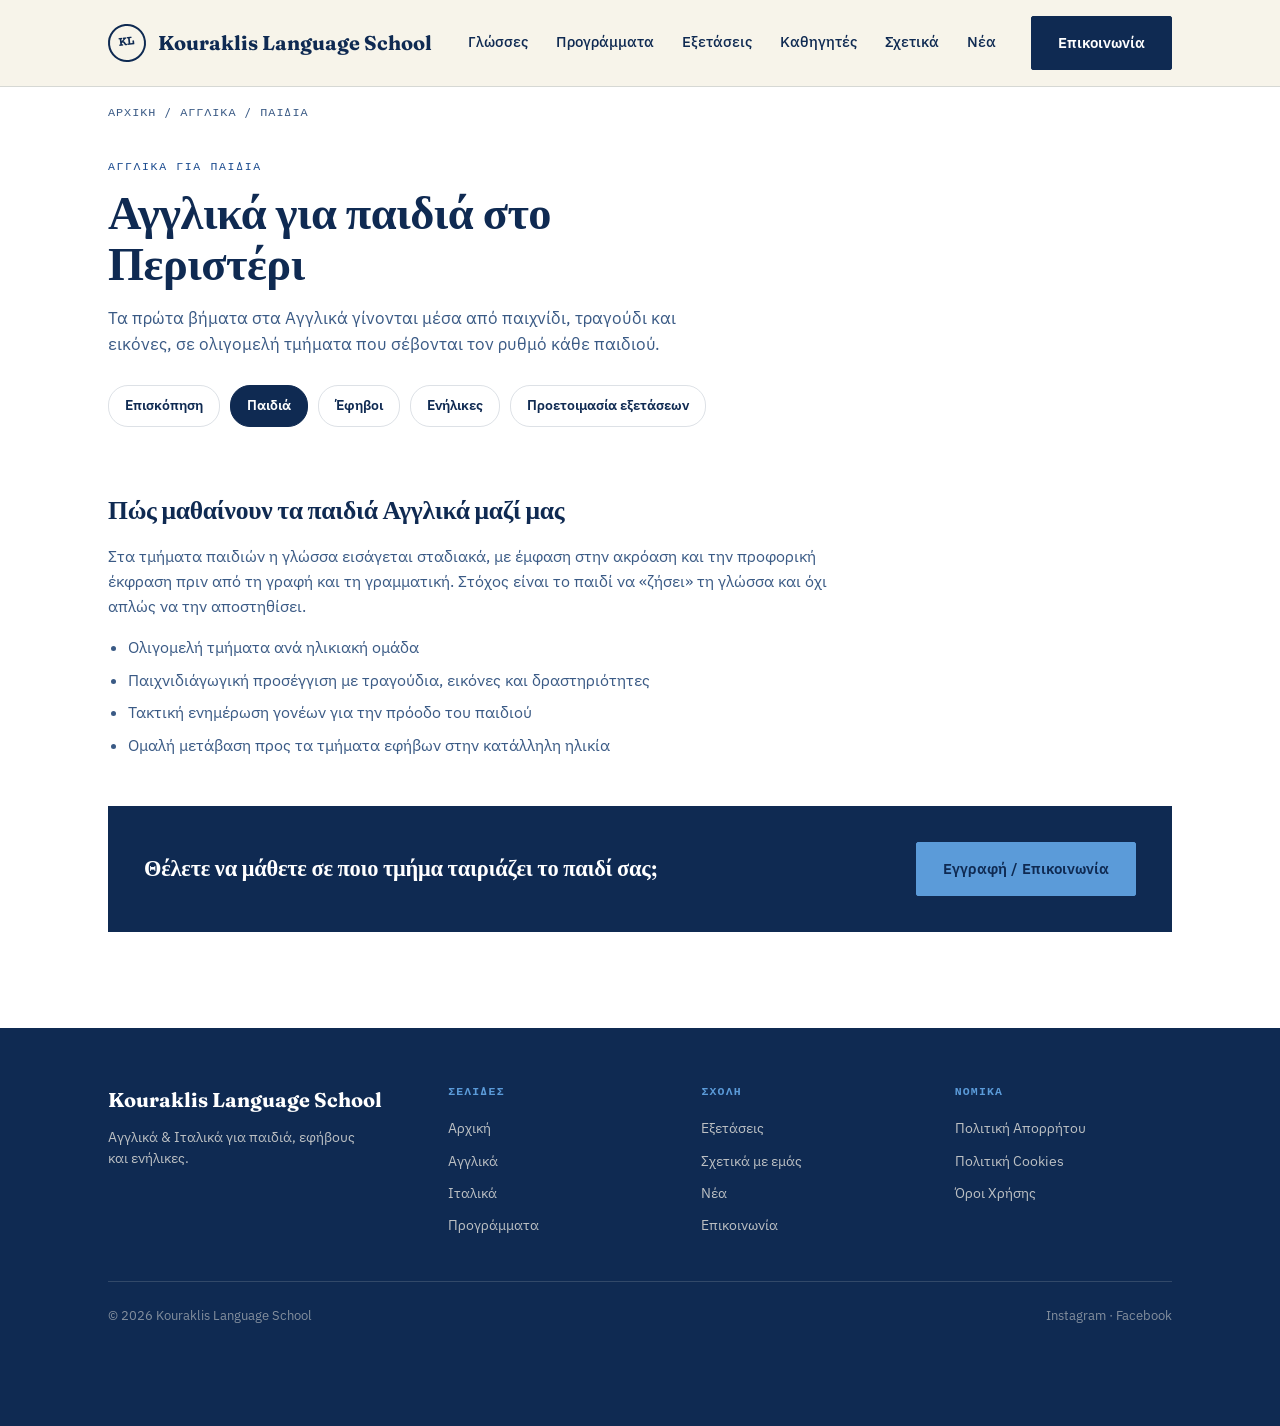
<file: english-kids.html>
<!DOCTYPE html>
<html lang="el">
<head>
<meta charset="UTF-8">
<meta name="viewport" content="width=device-width, initial-scale=1.0">
<title>Αγγλικά για Παιδιά στο Περιστέρι | Kouraklis Language School</title>
<meta name="description" content="Τμήματα Αγγλικών για παιδιά στο Περιστέρι, με παιχνιδιάγωγική διδασκαλία και ολιγομελή τμήματα στο Kouraklis Language School.">
<link rel="canonical" href="english-kids.html">
<link rel="preconnect" href="https://fonts.googleapis.com">
<link href="https://fonts.googleapis.com/css2?family=Fraunces:opsz,wght@9..144,400;9..144,500;9..144,600;9..144,700&family=IBM+Plex+Sans:wght@400;500;600;700&family=Courier+Prime:wght@400;700&display=swap" rel="stylesheet">
<link rel="stylesheet" href="assets/style.css">
</head>
<body>

<header class="site">
  <div class="wrap">
    <nav>
      <a href="index.html" style="text-decoration:none;"><div class="brand"><span class="mark">KL</span> Kouraklis Language School</div></a>
      <ul class="navlinks">
        <li><a href="index.html#languages">Γλώσσες</a></li>
        <li><a href="index.html#programs">Προγράμματα</a></li>
        <li><a href="exam-prep.html">Εξετάσεις</a></li>
        <li><a href="index.html#teachers">Καθηγητές</a></li>
        <li><a href="index.html#about">Σχετικά</a></li>
        <li><a href="index.html#news">Νέα</a></li>
      </ul>
      <div class="nav-cta"><a href="index.html#contact" class="btn btn-primary">Επικοινωνία</a></div>
    </nav>
  </div>
</header>

<div class="wrap"><p class="breadcrumb"><a href="index.html">Αρχική</a> / <a href="english.html">Αγγλικά</a> / Παιδιά</p></div>
<section class="subpage-hero">
  <div class="wrap">
    <span class="eyebrow">Αγγλικά για παιδιά</span>
    <h1>Αγγλικά για παιδιά στο Περιστέρι</h1>
    <p class="lede">Τα πρώτα βήματα στα Αγγλικά γίνονται μέσα από παιχνίδι, τραγούδι και εικόνες, σε ολιγομελή τμήματα που σέβονται τον ρυθμό κάθε παιδιού.</p>
    <div class="subnav">
      <a href="english.html">Επισκόπηση</a>
      <a href="english-kids.html" class="active">Παιδιά</a>
      <a href="english-teens.html">Έφηβοι</a>
      <a href="english-adults.html">Ενήλικες</a>
      <a href="exam-prep.html">Προετοιμασία εξετάσεων</a>
    </div>
  </div>
</section>
<section style="padding-top:0;">
  <div class="wrap">
    <div class="content-block">
      <h2>Πώς μαθαίνουν τα παιδιά Αγγλικά μαζί μας</h2>
      <p>Στα τμήματα παιδιών η γλώσσα εισάγεται σταδιακά, με έμφαση στην ακρόαση και την προφορική έκφραση πριν από τη γραφή και τη γραμματική. Στόχος είναι το παιδί να «ζήσει» τη γλώσσα και όχι απλώς να την αποστηθίσει.</p>
      <ul>
        <li>Ολιγομελή τμήματα ανά ηλικιακή ομάδα</li>
        <li>Παιχνιδιάγωγική προσέγγιση με τραγούδια, εικόνες και δραστηριότητες</li>
        <li>Τακτική ενημέρωση γονέων για την πρόοδο του παιδιού</li>
        <li>Ομαλή μετάβαση προς τα τμήματα εφήβων στην κατάλληλη ηλικία</li>
      </ul>
  
    </div>
    <div class="mini-cta">
      <h3>Θέλετε να μάθετε σε ποιο τμήμα ταιριάζει το παιδί σας;</h3>
      <a href="index.html#enroll" class="btn btn-primary">Εγγραφή / Επικοινωνία</a>
    </div>
  </div>
</section>

<footer>
  <div class="wrap">
    <div class="foot-grid">
      <div>
        <div class="brand" style="color:var(--parchment); margin-bottom:12px;">Kouraklis Language School</div>
        <p style="font-size:0.88rem; max-width:32ch;">Αγγλικά &amp; Ιταλικά για παιδιά, εφήβους και ενήλικες.</p>
      </div>
      <div>
        <h5>Σελίδες</h5>
        <ul>
          <li><a href="index.html">Αρχική</a></li>
          <li><a href="english.html">Αγγλικά</a></li>
          <li><a href="italian.html">Ιταλικά</a></li>
          <li><a href="index.html#programs">Προγράμματα</a></li>
        </ul>
      </div>
      <div>
        <h5>Σχολή</h5>
        <ul>
          <li><a href="exam-prep.html">Εξετάσεις</a></li>
          <li><a href="index.html#about">Σχετικά με εμάς</a></li>
          <li><a href="index.html#news">Νέα</a></li>
          <li><a href="index.html#contact">Επικοινωνία</a></li>
        </ul>
      </div>
      <div>
        <h5>Νομικά</h5>
        <ul>
          <li><a href="privacy.html">Πολιτική Απορρήτου</a></li>
          <li><a href="cookies.html">Πολιτική Cookies</a></li>
          <li><a href="terms.html">Όροι Χρήσης</a></li>
        </ul>
      </div>
    </div>
    <div class="foot-bottom">
      <span>© 2026 Kouraklis Language School</span>
      <span>Instagram · Facebook</span>
    </div>
  </div>
</footer>

<div class="mobile-bar">
  <ul>
    <li><a href="tel:+306947464378"><span class="ic">📞</span>Κλήση</a></li>
    <li><a href="index.html#contact"><span class="ic">📍</span>Χάρτης</a></li>
    <li><a href="index.html#enroll"><span class="ic">📝</span>Εγγραφή</a></li>
    <li><a href="index.html"><span class="ic">☰</span>Μενού</a></li>
  </ul>
</div>

</body>
</html>
</file>
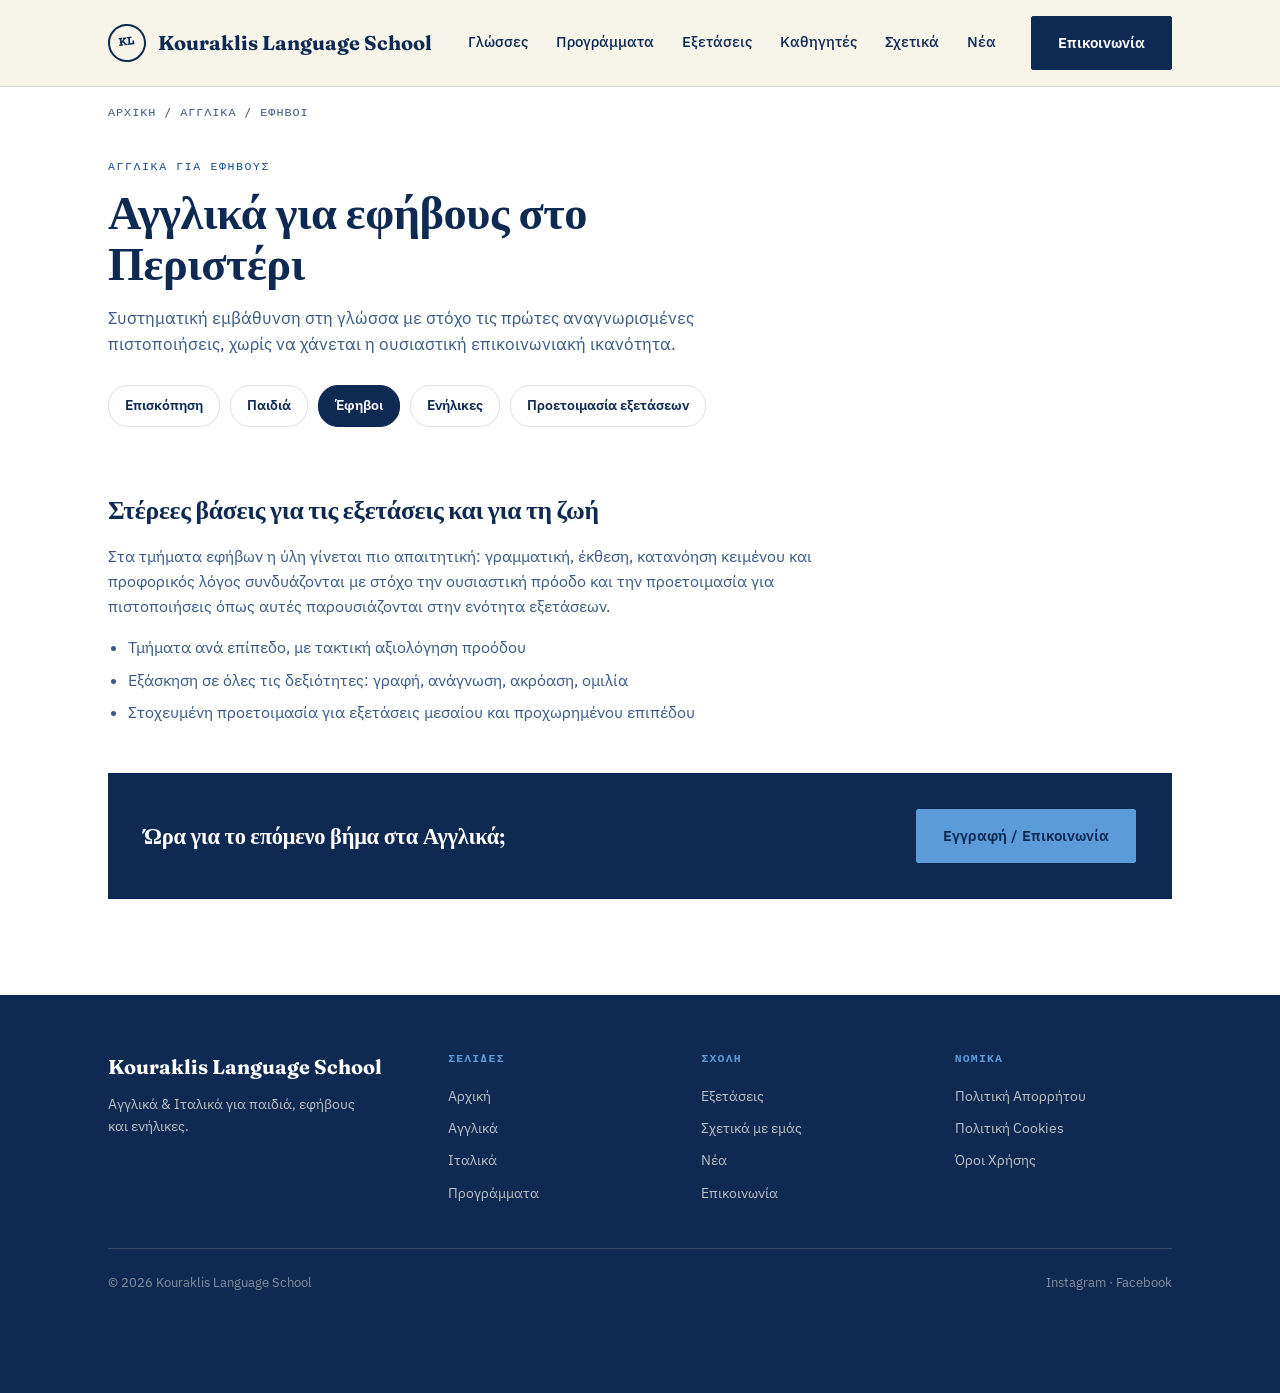
<file: english-teens.html>
<!DOCTYPE html>
<html lang="el">
<head>
<meta charset="UTF-8">
<meta name="viewport" content="width=device-width, initial-scale=1.0">
<title>Αγγλικά για Εφήβους στο Περιστέρι | Kouraklis Language School</title>
<meta name="description" content="Τμήματα Αγγλικών για εφήβους στο Περιστέρι, με προετοιμασία για πιστοποιήσεις στο Kouraklis Language School.">
<link rel="canonical" href="english-teens.html">
<link rel="preconnect" href="https://fonts.googleapis.com">
<link href="https://fonts.googleapis.com/css2?family=Fraunces:opsz,wght@9..144,400;9..144,500;9..144,600;9..144,700&family=IBM+Plex+Sans:wght@400;500;600;700&family=Courier+Prime:wght@400;700&display=swap" rel="stylesheet">
<link rel="stylesheet" href="assets/style.css">
</head>
<body>

<header class="site">
  <div class="wrap">
    <nav>
      <a href="index.html" style="text-decoration:none;"><div class="brand"><span class="mark">KL</span> Kouraklis Language School</div></a>
      <ul class="navlinks">
        <li><a href="index.html#languages">Γλώσσες</a></li>
        <li><a href="index.html#programs">Προγράμματα</a></li>
        <li><a href="exam-prep.html">Εξετάσεις</a></li>
        <li><a href="index.html#teachers">Καθηγητές</a></li>
        <li><a href="index.html#about">Σχετικά</a></li>
        <li><a href="index.html#news">Νέα</a></li>
      </ul>
      <div class="nav-cta"><a href="index.html#contact" class="btn btn-primary">Επικοινωνία</a></div>
    </nav>
  </div>
</header>

<div class="wrap"><p class="breadcrumb"><a href="index.html">Αρχική</a> / <a href="english.html">Αγγλικά</a> / Έφηβοι</p></div>
<section class="subpage-hero">
  <div class="wrap">
    <span class="eyebrow">Αγγλικά για εφήβους</span>
    <h1>Αγγλικά για εφήβους στο Περιστέρι</h1>
    <p class="lede">Συστηματική εμβάθυνση στη γλώσσα με στόχο τις πρώτες αναγνωρισμένες πιστοποιήσεις, χωρίς να χάνεται η ουσιαστική επικοινωνιακή ικανότητα.</p>
    <div class="subnav">
      <a href="english.html">Επισκόπηση</a>
      <a href="english-kids.html">Παιδιά</a>
      <a href="english-teens.html" class="active">Έφηβοι</a>
      <a href="english-adults.html">Ενήλικες</a>
      <a href="exam-prep.html">Προετοιμασία εξετάσεων</a>
    </div>
  </div>
</section>
<section style="padding-top:0;">
  <div class="wrap">
    <div class="content-block">
      <h2>Στέρεες βάσεις για τις εξετάσεις και για τη ζωή</h2>
      <p>Στα τμήματα εφήβων η ύλη γίνεται πιο απαιτητική: γραμματική, έκθεση, κατανόηση κειμένου και προφορικός λόγος συνδυάζονται με στόχο την ουσιαστική πρόοδο και την προετοιμασία για πιστοποιήσεις όπως αυτές παρουσιάζονται στην ενότητα εξετάσεων.</p>
      <ul>
        <li>Τμήματα ανά επίπεδο, με τακτική αξιολόγηση προόδου</li>
        <li>Εξάσκηση σε όλες τις δεξιότητες: γραφή, ανάγνωση, ακρόαση, ομιλία</li>
        <li>Στοχευμένη προετοιμασία για εξετάσεις μεσαίου και προχωρημένου επιπέδου</li>
      </ul>
   
    </div>
    <div class="mini-cta">
      <h3>Ώρα για το επόμενο βήμα στα Αγγλικά;</h3>
      <a href="index.html#enroll" class="btn btn-primary">Εγγραφή / Επικοινωνία</a>
    </div>
  </div>
</section>

<footer>
  <div class="wrap">
    <div class="foot-grid">
      <div>
        <div class="brand" style="color:var(--parchment); margin-bottom:12px;">Kouraklis Language School</div>
        <p style="font-size:0.88rem; max-width:32ch;">Αγγλικά &amp; Ιταλικά για παιδιά, εφήβους και ενήλικες.</p>
      </div>
      <div>
        <h5>Σελίδες</h5>
        <ul>
          <li><a href="index.html">Αρχική</a></li>
          <li><a href="english.html">Αγγλικά</a></li>
          <li><a href="italian.html">Ιταλικά</a></li>
          <li><a href="index.html#programs">Προγράμματα</a></li>
        </ul>
      </div>
      <div>
        <h5>Σχολή</h5>
        <ul>
          <li><a href="exam-prep.html">Εξετάσεις</a></li>
          <li><a href="index.html#about">Σχετικά με εμάς</a></li>
          <li><a href="index.html#news">Νέα</a></li>
          <li><a href="index.html#contact">Επικοινωνία</a></li>
        </ul>
      </div>
      <div>
        <h5>Νομικά</h5>
        <ul>
          <li><a href="privacy.html">Πολιτική Απορρήτου</a></li>
          <li><a href="cookies.html">Πολιτική Cookies</a></li>
          <li><a href="terms.html">Όροι Χρήσης</a></li>
        </ul>
      </div>
    </div>
    <div class="foot-bottom">
      <span>© 2026 Kouraklis Language School</span>
      <span>Instagram · Facebook</span>
    </div>
  </div>
</footer>

<div class="mobile-bar">
  <ul>
    <li><a href="tel:+306947464378"><span class="ic">📞</span>Κλήση</a></li>
    <li><a href="index.html#contact"><span class="ic">📍</span>Χάρτης</a></li>
    <li><a href="index.html#enroll"><span class="ic">📝</span>Εγγραφή</a></li>
    <li><a href="index.html"><span class="ic">☰</span>Μενού</a></li>
  </ul>
</div>

</body>
</html>
</file>
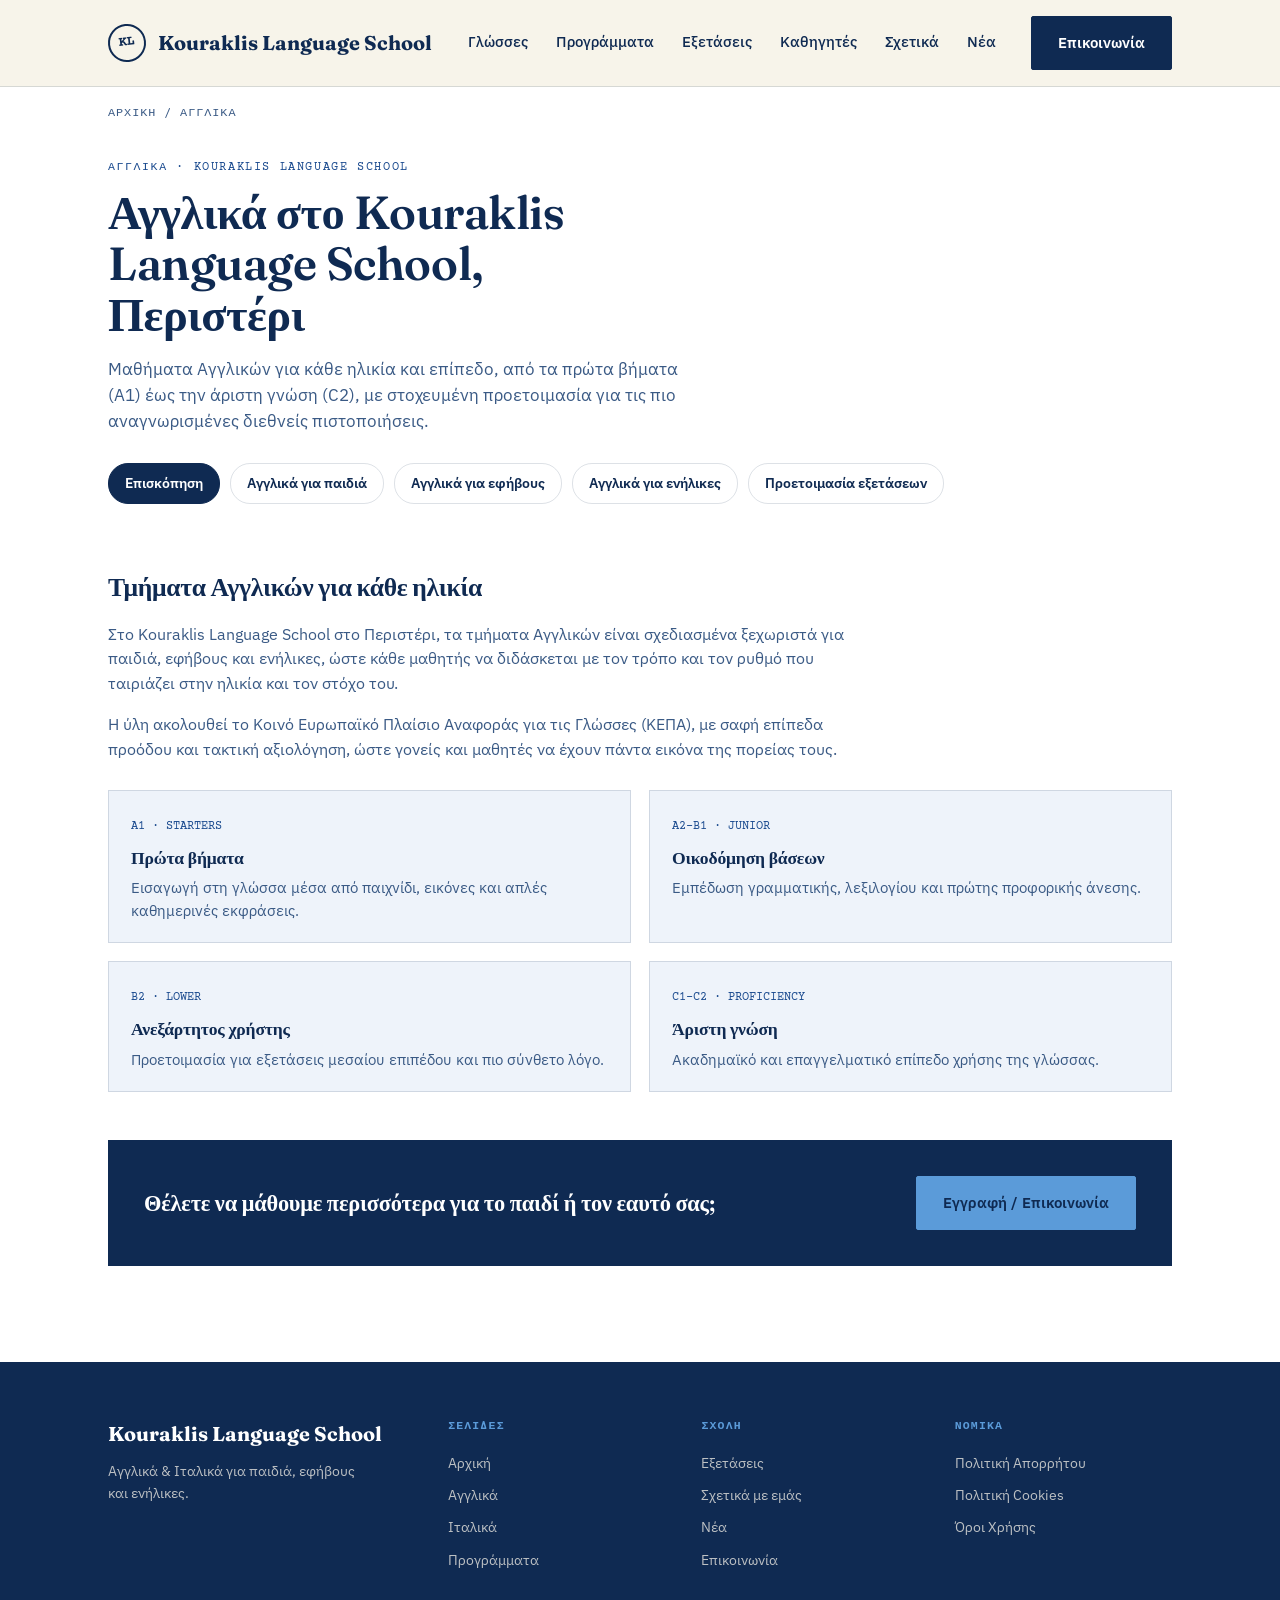
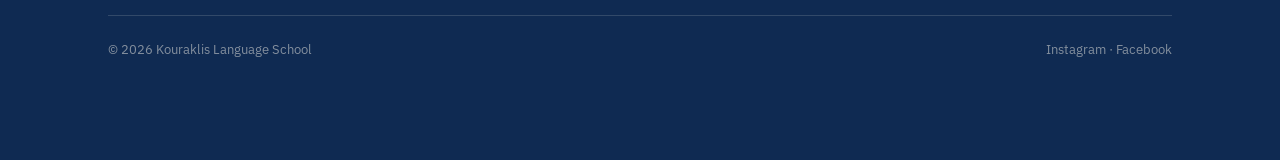
<file: english.html>
<!DOCTYPE html>
<html lang="el">
<head>
<meta charset="UTF-8">
<meta name="viewport" content="width=device-width, initial-scale=1.0">
<title>Αγγλικά στο Περιστέρι | Kouraklis Language School</title>
<meta name="description" content="Μαθήματα Αγγλικών στο Περιστέρι για παιδιά, εφήβους και ενήλικες, από επίπεδο Α1 έως C2, με προετοιμασία για διεθνείς πιστοποιήσεις.">
<link rel="canonical" href="english.html">
<link rel="preconnect" href="https://fonts.googleapis.com">
<link href="https://fonts.googleapis.com/css2?family=Fraunces:opsz,wght@9..144,400;9..144,500;9..144,600;9..144,700&family=IBM+Plex+Sans:wght@400;500;600;700&family=Courier+Prime:wght@400;700&display=swap" rel="stylesheet">
<link rel="stylesheet" href="assets/style.css">
</head>
<body>

<header class="site">
  <div class="wrap">
    <nav>
      <a href="index.html" style="text-decoration:none;"><div class="brand"><span class="mark">KL</span> Kouraklis Language School</div></a>
      <ul class="navlinks">
        <li><a href="index.html#languages">Γλώσσες</a></li>
        <li><a href="index.html#programs">Προγράμματα</a></li>
        <li><a href="exam-prep.html">Εξετάσεις</a></li>
        <li><a href="index.html#teachers">Καθηγητές</a></li>
        <li><a href="index.html#about">Σχετικά</a></li>
        <li><a href="index.html#news">Νέα</a></li>
      </ul>
      <div class="nav-cta"><a href="index.html#contact" class="btn btn-primary">Επικοινωνία</a></div>
    </nav>
  </div>
</header>

<div class="wrap"><p class="breadcrumb"><a href="index.html">Αρχική</a> / Αγγλικά</p></div>
<section class="subpage-hero">
  <div class="wrap">
    <span class="eyebrow">Αγγλικά · Kouraklis Language School</span>
    <h1>Αγγλικά στο Kouraklis Language School, Περιστέρι</h1>
    <p class="lede">Μαθήματα Αγγλικών για κάθε ηλικία και επίπεδο, από τα πρώτα βήματα (Α1) έως την άριστη γνώση (C2), με στοχευμένη προετοιμασία για τις πιο αναγνωρισμένες διεθνείς πιστοποιήσεις.</p>
    <div class="subnav">
      <a href="english.html" class="active">Επισκόπηση</a>
      <a href="english-kids.html">Αγγλικά για παιδιά</a>
      <a href="english-teens.html">Αγγλικά για εφήβους</a>
      <a href="english-adults.html">Αγγλικά για ενήλικες</a>
      <a href="exam-prep.html">Προετοιμασία εξετάσεων</a>
    </div>
  </div>
</section>
<section style="padding-top:0;">
  <div class="wrap">
    <div class="content-block">
      <h2>Τμήματα Αγγλικών για κάθε ηλικία</h2>
      <p>Στο Kouraklis Language School στο Περιστέρι, τα τμήματα Αγγλικών είναι σχεδιασμένα ξεχωριστά για παιδιά, εφήβους και ενήλικες, ώστε κάθε μαθητής να διδάσκεται με τον τρόπο και τον ρυθμό που ταιριάζει στην ηλικία και τον στόχο του.</p>
      <p>Η ύλη ακολουθεί το Κοινό Ευρωπαϊκό Πλαίσιο Αναφοράς για τις Γλώσσες (ΚΕΠΑ), με σαφή επίπεδα προόδου και τακτική αξιολόγηση, ώστε γονείς και μαθητές να έχουν πάντα εικόνα της πορείας τους.</p>
    </div>
    <div class="level-detail-grid">
      <div class="level-detail"><span class="lvl-tag">A1 · Starters</span><h3>Πρώτα βήματα</h3><p>Εισαγωγή στη γλώσσα μέσα από παιχνίδι, εικόνες και απλές καθημερινές εκφράσεις.</p></div>
      <div class="level-detail"><span class="lvl-tag">A2–B1 · Junior</span><h3>Οικοδόμηση βάσεων</h3><p>Εμπέδωση γραμματικής, λεξιλογίου και πρώτης προφορικής άνεσης.</p></div>
      <div class="level-detail"><span class="lvl-tag">B2 · Lower</span><h3>Ανεξάρτητος χρήστης</h3><p>Προετοιμασία για εξετάσεις μεσαίου επιπέδου και πιο σύνθετο λόγο.</p></div>
      <div class="level-detail"><span class="lvl-tag">C1–C2 · Proficiency</span><h3>Άριστη γνώση</h3><p>Ακαδημαϊκό και επαγγελματικό επίπεδο χρήσης της γλώσσας.</p></div>
    </div>

    <div class="mini-cta">
      <h3>Θέλετε να μάθουμε περισσότερα για το παιδί ή τον εαυτό σας;</h3>
      <a href="index.html#enroll" class="btn btn-primary">Εγγραφή / Επικοινωνία</a>
    </div>
  </div>
</section>

<footer>
  <div class="wrap">
    <div class="foot-grid">
      <div>
        <div class="brand" style="color:var(--parchment); margin-bottom:12px;">Kouraklis Language School</div>
        <p style="font-size:0.88rem; max-width:32ch;">Αγγλικά &amp; Ιταλικά για παιδιά, εφήβους και ενήλικες.</p>
      </div>
      <div>
        <h5>Σελίδες</h5>
        <ul>
          <li><a href="index.html">Αρχική</a></li>
          <li><a href="english.html">Αγγλικά</a></li>
          <li><a href="italian.html">Ιταλικά</a></li>
          <li><a href="index.html#programs">Προγράμματα</a></li>
        </ul>
      </div>
      <div>
        <h5>Σχολή</h5>
        <ul>
          <li><a href="exam-prep.html">Εξετάσεις</a></li>
          <li><a href="index.html#about">Σχετικά με εμάς</a></li>
          <li><a href="index.html#news">Νέα</a></li>
          <li><a href="index.html#contact">Επικοινωνία</a></li>
        </ul>
      </div>
      <div>
        <h5>Νομικά</h5>
        <ul>
          <li><a href="privacy.html">Πολιτική Απορρήτου</a></li>
          <li><a href="cookies.html">Πολιτική Cookies</a></li>
          <li><a href="terms.html">Όροι Χρήσης</a></li>
        </ul>
      </div>
    </div>
    <div class="foot-bottom">
      <span>© 2026 Kouraklis Language School</span>
      <span>Instagram · Facebook</span>
    </div>
  </div>
</footer>

<div class="mobile-bar">
  <ul>
    <li><a href="tel:+306947464378"><span class="ic">📞</span>Κλήση</a></li>
    <li><a href="index.html#contact"><span class="ic">📍</span>Χάρτης</a></li>
    <li><a href="index.html#enroll"><span class="ic">📝</span>Εγγραφή</a></li>
    <li><a href="index.html"><span class="ic">☰</span>Μενού</a></li>
  </ul>
</div>

</body>
</html>
</file>
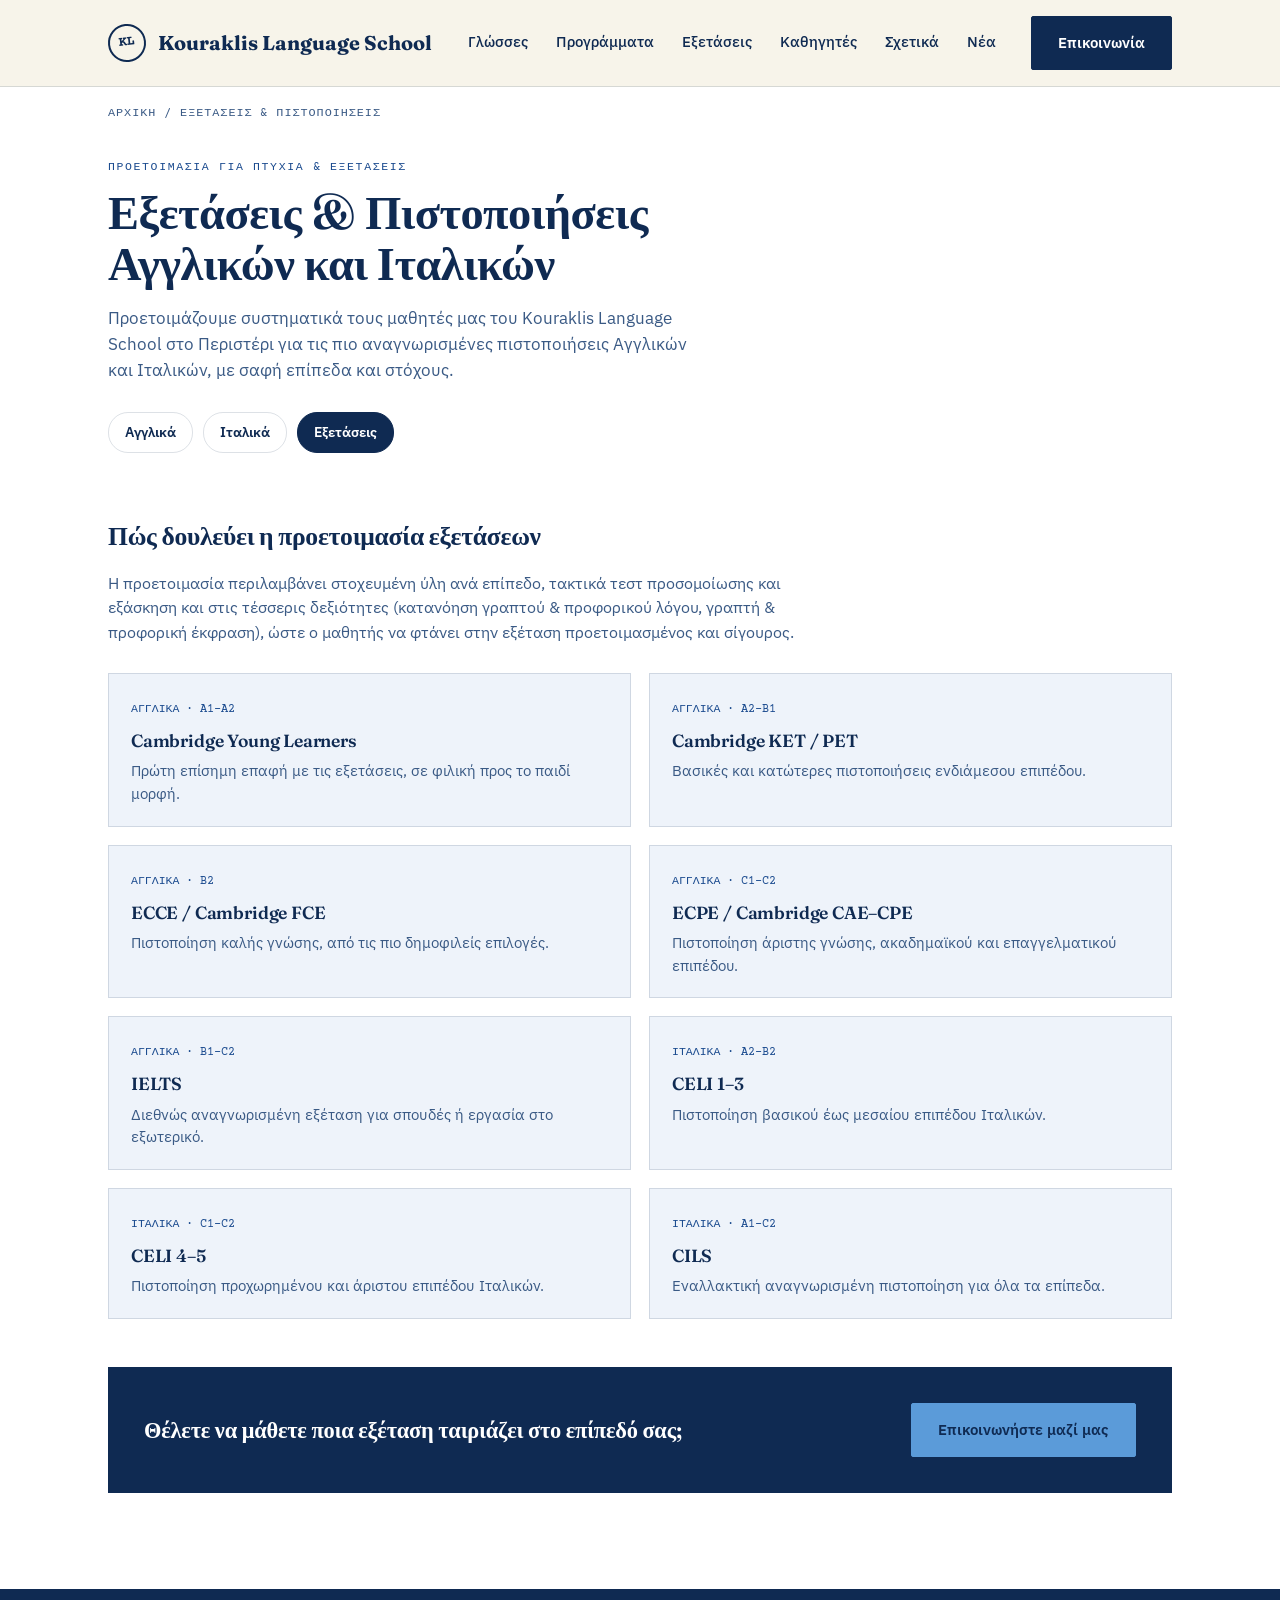
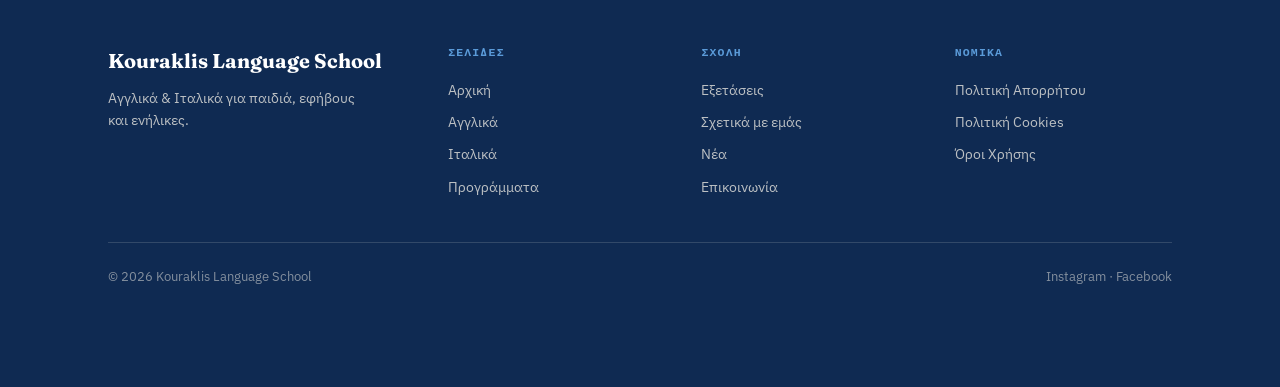
<file: exam-prep.html>
<!DOCTYPE html>
<html lang="el">
<head>
<meta charset="UTF-8">
<meta name="viewport" content="width=device-width, initial-scale=1.0">
<title>Εξετάσεις & Πιστοποιήσεις Αγγλικών-Ιταλικών | Kouraklis Language School</title>
<meta name="description" content="Προετοιμασία για Cambridge, ECCE, IELTS, CELI και CILS στο Kouraklis Language School, Περιστέρι.">
<link rel="canonical" href="exam-prep.html">
<link rel="preconnect" href="https://fonts.googleapis.com">
<link href="https://fonts.googleapis.com/css2?family=Fraunces:opsz,wght@9..144,400;9..144,500;9..144,600;9..144,700&family=IBM+Plex+Sans:wght@400;500;600;700&family=Courier+Prime:wght@400;700&display=swap" rel="stylesheet">
<link rel="stylesheet" href="assets/style.css">
</head>
<body>

<header class="site">
  <div class="wrap">
    <nav>
      <a href="index.html" style="text-decoration:none;"><div class="brand"><span class="mark">KL</span> Kouraklis Language School</div></a>
      <ul class="navlinks">
        <li><a href="index.html#languages">Γλώσσες</a></li>
        <li><a href="index.html#programs">Προγράμματα</a></li>
        <li><a href="exam-prep.html">Εξετάσεις</a></li>
        <li><a href="index.html#teachers">Καθηγητές</a></li>
        <li><a href="index.html#about">Σχετικά</a></li>
        <li><a href="index.html#news">Νέα</a></li>
      </ul>
      <div class="nav-cta"><a href="index.html#contact" class="btn btn-primary">Επικοινωνία</a></div>
    </nav>
  </div>
</header>

<div class="wrap"><p class="breadcrumb"><a href="index.html">Αρχική</a> / Εξετάσεις &amp; Πιστοποιήσεις</p></div>
<section class="subpage-hero">
  <div class="wrap">
    <span class="eyebrow">Προετοιμασία για Πτυχία &amp; Εξετάσεις</span>
    <h1>Εξετάσεις &amp; Πιστοποιήσεις Αγγλικών και Ιταλικών</h1>
    <p class="lede">Προετοιμάζουμε συστηματικά τους μαθητές μας του Kouraklis Language School στο Περιστέρι για τις πιο αναγνωρισμένες πιστοποιήσεις Αγγλικών και Ιταλικών, με σαφή επίπεδα και στόχους.</p>
    <div class="subnav">
      <a href="english.html">Αγγλικά</a>
      <a href="italian.html">Ιταλικά</a>
      <a href="exam-prep.html" class="active">Εξετάσεις</a>
    </div>
  </div>
</section>
<section style="padding-top:0;">
  <div class="wrap">
    <div class="content-block">
      <h2>Πώς δουλεύει η προετοιμασία εξετάσεων</h2>
      <p>Η προετοιμασία περιλαμβάνει στοχευμένη ύλη ανά επίπεδο, τακτικά τεστ προσομοίωσης και εξάσκηση και στις τέσσερις δεξιότητες (κατανόηση γραπτού &amp; προφορικού λόγου, γραπτή &amp; προφορική έκφραση), ώστε ο μαθητής να φτάνει στην εξέταση προετοιμασμένος και σίγουρος.</p>
    </div>
    <div class="level-detail-grid">
      <div class="level-detail"><span class="lvl-tag">Αγγλικά · A1–A2</span><h3>Cambridge Young Learners</h3><p>Πρώτη επίσημη επαφή με τις εξετάσεις, σε φιλική προς το παιδί μορφή.</p></div>
      <div class="level-detail"><span class="lvl-tag">Αγγλικά · A2–B1</span><h3>Cambridge KET / PET</h3><p>Βασικές και κατώτερες πιστοποιήσεις ενδιάμεσου επιπέδου.</p></div>
      <div class="level-detail"><span class="lvl-tag">Αγγλικά · B2</span><h3>ECCE / Cambridge FCE</h3><p>Πιστοποίηση καλής γνώσης, από τις πιο δημοφιλείς επιλογές.</p></div>
      <div class="level-detail"><span class="lvl-tag">Αγγλικά · C1–C2</span><h3>ECPE / Cambridge CAE–CPE</h3><p>Πιστοποίηση άριστης γνώσης, ακαδημαϊκού και επαγγελματικού επιπέδου.</p></div>
      <div class="level-detail"><span class="lvl-tag">Αγγλικά · B1–C2</span><h3>IELTS</h3><p>Διεθνώς αναγνωρισμένη εξέταση για σπουδές ή εργασία στο εξωτερικό.</p></div>
      <div class="level-detail"><span class="lvl-tag">Ιταλικά · A2–B2</span><h3>CELI 1–3</h3><p>Πιστοποίηση βασικού έως μεσαίου επιπέδου Ιταλικών.</p></div>
      <div class="level-detail"><span class="lvl-tag">Ιταλικά · C1–C2</span><h3>CELI 4–5</h3><p>Πιστοποίηση προχωρημένου και άριστου επιπέδου Ιταλικών.</p></div>
      <div class="level-detail"><span class="lvl-tag">Ιταλικά · A1–C2</span><h3>CILS</h3><p>Εναλλακτική αναγνωρισμένη πιστοποίηση για όλα τα επίπεδα.</p></div>
    </div>
   
    <div class="mini-cta">
      <h3>Θέλετε να μάθετε ποια εξέταση ταιριάζει στο επίπεδό σας;</h3>
      <a href="index.html#enroll" class="btn btn-primary">Επικοινωνήστε μαζί μας</a>
    </div>
  </div>
</section>

<footer>
  <div class="wrap">
    <div class="foot-grid">
      <div>
        <div class="brand" style="color:var(--parchment); margin-bottom:12px;">Kouraklis Language School</div>
        <p style="font-size:0.88rem; max-width:32ch;">Αγγλικά &amp; Ιταλικά για παιδιά, εφήβους και ενήλικες.</p>
      </div>
      <div>
        <h5>Σελίδες</h5>
        <ul>
          <li><a href="index.html">Αρχική</a></li>
          <li><a href="english.html">Αγγλικά</a></li>
          <li><a href="italian.html">Ιταλικά</a></li>
          <li><a href="index.html#programs">Προγράμματα</a></li>
        </ul>
      </div>
      <div>
        <h5>Σχολή</h5>
        <ul>
          <li><a href="exam-prep.html">Εξετάσεις</a></li>
          <li><a href="index.html#about">Σχετικά με εμάς</a></li>
          <li><a href="index.html#news">Νέα</a></li>
          <li><a href="index.html#contact">Επικοινωνία</a></li>
        </ul>
      </div>
      <div>
        <h5>Νομικά</h5>
        <ul>
          <li><a href="privacy.html">Πολιτική Απορρήτου</a></li>
          <li><a href="cookies.html">Πολιτική Cookies</a></li>
          <li><a href="terms.html">Όροι Χρήσης</a></li>
        </ul>
      </div>
    </div>
    <div class="foot-bottom">
      <span>© 2026 Kouraklis Language School</span>
      <span>Instagram · Facebook</span>
    </div>
  </div>
</footer>

<div class="mobile-bar">
  <ul>
    <li><a href="tel:+306947464378"><span class="ic">📞</span>Κλήση</a></li>
    <li><a href="index.html#contact"><span class="ic">📍</span>Χάρτης</a></li>
    <li><a href="index.html#enroll"><span class="ic">📝</span>Εγγραφή</a></li>
    <li><a href="index.html"><span class="ic">☰</span>Μενού</a></li>
  </ul>
</div>

</body>
</html>
</file>
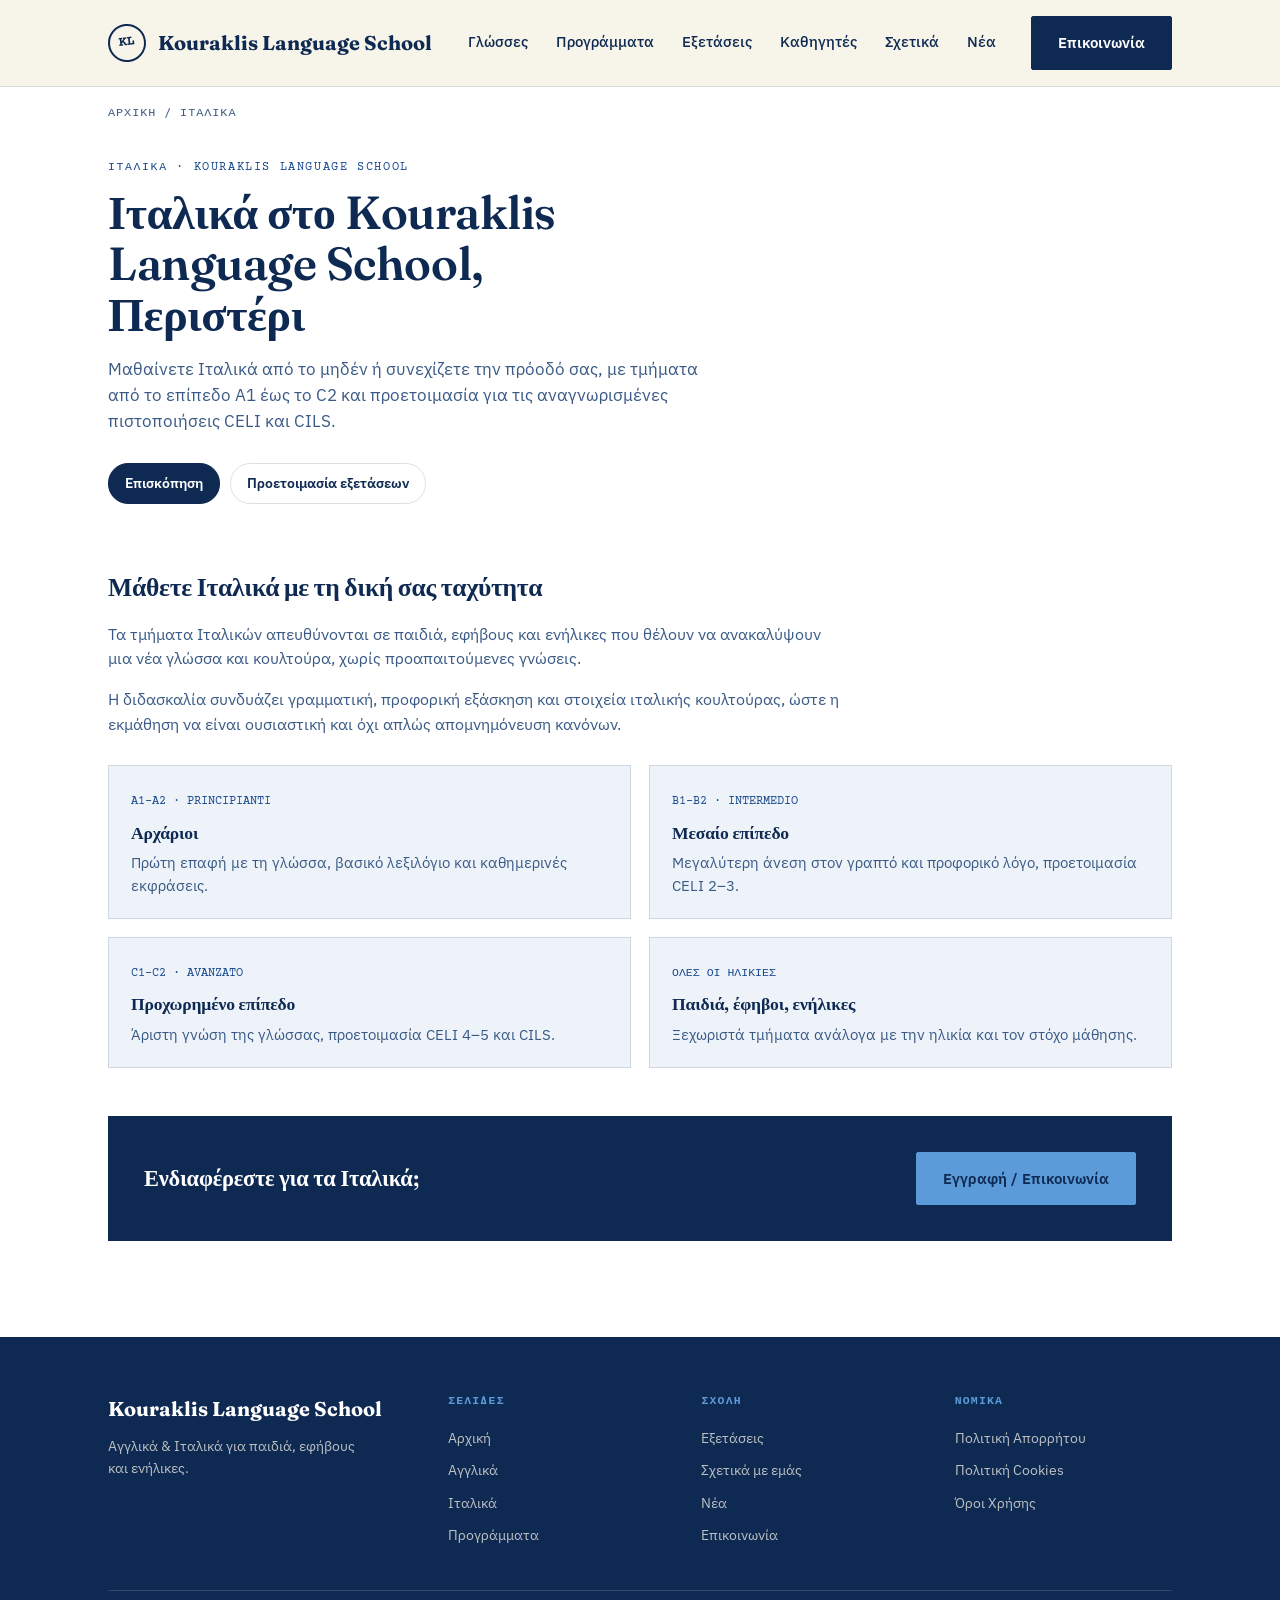
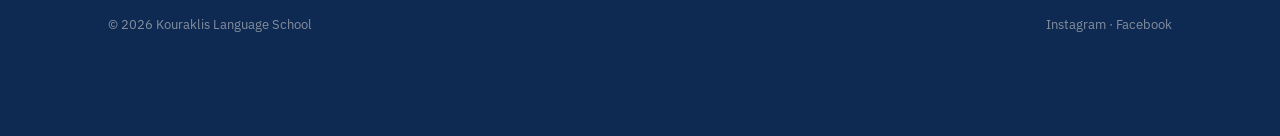
<file: italian.html>
<!DOCTYPE html>
<html lang="el">
<head>
<meta charset="UTF-8">
<meta name="viewport" content="width=device-width, initial-scale=1.0">
<title>Ιταλικά στο Περιστέρι | Kouraklis Language School</title>
<meta name="description" content="Μαθήματα Ιταλικών στο Περιστέρι για κάθε ηλικία, από επίπεδο Α1 έως C2, με προετοιμασία για τις πιστοποιήσεις CELI και CILS.">
<link rel="canonical" href="italian.html">
<link rel="preconnect" href="https://fonts.googleapis.com">
<link href="https://fonts.googleapis.com/css2?family=Fraunces:opsz,wght@9..144,400;9..144,500;9..144,600;9..144,700&family=IBM+Plex+Sans:wght@400;500;600;700&family=Courier+Prime:wght@400;700&display=swap" rel="stylesheet">
<link rel="stylesheet" href="assets/style.css">
</head>
<body>

<header class="site">
  <div class="wrap">
    <nav>
      <a href="index.html" style="text-decoration:none;"><div class="brand"><span class="mark">KL</span> Kouraklis Language School</div></a>
      <ul class="navlinks">
        <li><a href="index.html#languages">Γλώσσες</a></li>
        <li><a href="index.html#programs">Προγράμματα</a></li>
        <li><a href="exam-prep.html">Εξετάσεις</a></li>
        <li><a href="index.html#teachers">Καθηγητές</a></li>
        <li><a href="index.html#about">Σχετικά</a></li>
        <li><a href="index.html#news">Νέα</a></li>
      </ul>
      <div class="nav-cta"><a href="index.html#contact" class="btn btn-primary">Επικοινωνία</a></div>
    </nav>
  </div>
</header>

<div class="wrap"><p class="breadcrumb"><a href="index.html">Αρχική</a> / Ιταλικά</p></div>
<section class="subpage-hero">
  <div class="wrap">
    <span class="eyebrow">Ιταλικά · Kouraklis Language School</span>
    <h1>Ιταλικά στο Kouraklis Language School, Περιστέρι</h1>
    <p class="lede">Μαθαίνετε Ιταλικά από το μηδέν ή συνεχίζετε την πρόοδό σας, με τμήματα από το επίπεδο Α1 έως το C2 και προετοιμασία για τις αναγνωρισμένες πιστοποιήσεις CELI και CILS.</p>
    <div class="subnav">
      <a href="italian.html" class="active">Επισκόπηση</a>
      <a href="exam-prep.html">Προετοιμασία εξετάσεων</a>
    </div>
  </div>
</section>
<section style="padding-top:0;">
  <div class="wrap">
    <div class="content-block">
      <h2>Μάθετε Ιταλικά με τη δική σας ταχύτητα</h2>
      <p>Τα τμήματα Ιταλικών απευθύνονται σε παιδιά, εφήβους και ενήλικες που θέλουν να ανακαλύψουν μια νέα γλώσσα και κουλτούρα, χωρίς προαπαιτούμενες γνώσεις.</p>
      <p>Η διδασκαλία συνδυάζει γραμματική, προφορική εξάσκηση και στοιχεία ιταλικής κουλτούρας, ώστε η εκμάθηση να είναι ουσιαστική και όχι απλώς απομνημόνευση κανόνων.</p>
    </div>
    <div class="level-detail-grid">
      <div class="level-detail"><span class="lvl-tag">A1–A2 · Principianti</span><h3>Αρχάριοι</h3><p>Πρώτη επαφή με τη γλώσσα, βασικό λεξιλόγιο και καθημερινές εκφράσεις.</p></div>
      <div class="level-detail"><span class="lvl-tag">B1–B2 · Intermedio</span><h3>Μεσαίο επίπεδο</h3><p>Μεγαλύτερη άνεση στον γραπτό και προφορικό λόγο, προετοιμασία CELI 2–3.</p></div>
      <div class="level-detail"><span class="lvl-tag">C1–C2 · Avanzato</span><h3>Προχωρημένο επίπεδο</h3><p>Άριστη γνώση της γλώσσας, προετοιμασία CELI 4–5 και CILS.</p></div>
      <div class="level-detail"><span class="lvl-tag">Όλες οι ηλικίες</span><h3>Παιδιά, έφηβοι, ενήλικες</h3><p>Ξεχωριστά τμήματα ανάλογα με την ηλικία και τον στόχο μάθησης.</p></div>
    </div>

    <div class="mini-cta">
      <h3>Ενδιαφέρεστε για τα Ιταλικά;</h3>
      <a href="index.html#enroll" class="btn btn-primary">Εγγραφή / Επικοινωνία</a>
    </div>
  </div>
</section>

<footer>
  <div class="wrap">
    <div class="foot-grid">
      <div>
        <div class="brand" style="color:var(--parchment); margin-bottom:12px;">Kouraklis Language School</div>
        <p style="font-size:0.88rem; max-width:32ch;">Αγγλικά &amp; Ιταλικά για παιδιά, εφήβους και ενήλικες.</p>
      </div>
      <div>
        <h5>Σελίδες</h5>
        <ul>
          <li><a href="index.html">Αρχική</a></li>
          <li><a href="english.html">Αγγλικά</a></li>
          <li><a href="italian.html">Ιταλικά</a></li>
          <li><a href="index.html#programs">Προγράμματα</a></li>
        </ul>
      </div>
      <div>
        <h5>Σχολή</h5>
        <ul>
          <li><a href="exam-prep.html">Εξετάσεις</a></li>
          <li><a href="index.html#about">Σχετικά με εμάς</a></li>
          <li><a href="index.html#news">Νέα</a></li>
          <li><a href="index.html#contact">Επικοινωνία</a></li>
        </ul>
      </div>
      <div>
        <h5>Νομικά</h5>
        <ul>
          <li><a href="privacy.html">Πολιτική Απορρήτου</a></li>
          <li><a href="cookies.html">Πολιτική Cookies</a></li>
          <li><a href="terms.html">Όροι Χρήσης</a></li>
        </ul>
      </div>
    </div>
    <div class="foot-bottom">
      <span>© 2026 Kouraklis Language School</span>
      <span>Instagram · Facebook</span>
    </div>
  </div>
</footer>

<div class="mobile-bar">
  <ul>
    <li><a href="tel:+306947464378"><span class="ic">📞</span>Κλήση</a></li>
    <li><a href="index.html#contact"><span class="ic">📍</span>Χάρτης</a></li>
    <li><a href="index.html#enroll"><span class="ic">📝</span>Εγγραφή</a></li>
    <li><a href="index.html"><span class="ic">☰</span>Μενού</a></li>
  </ul>
</div>

</body>
</html>
</file>
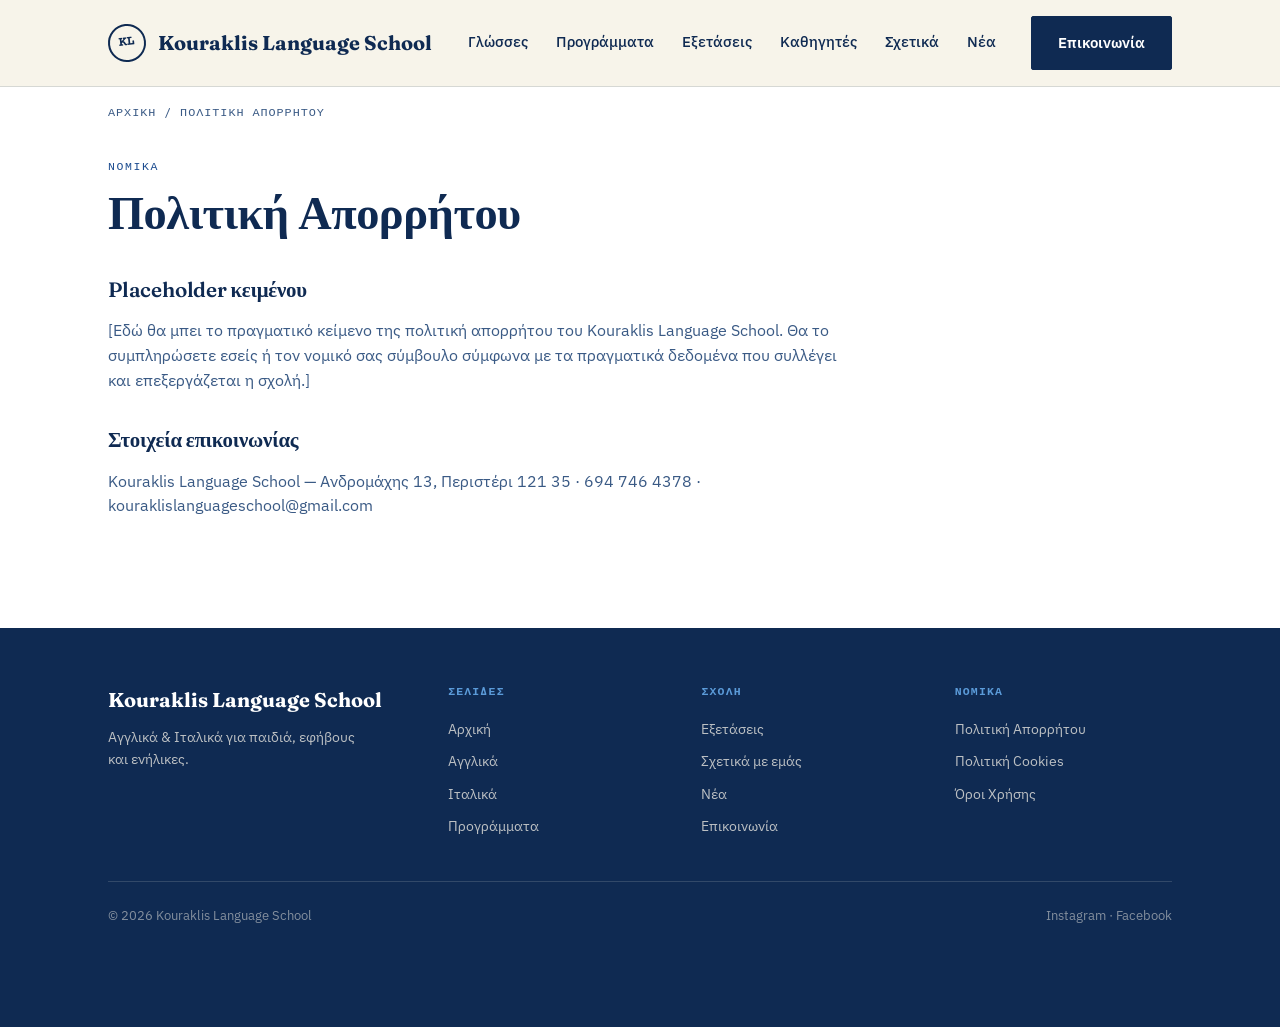
<file: privacy.html>
<!DOCTYPE html>
<html lang="el">
<head>
<meta charset="UTF-8">
<meta name="viewport" content="width=device-width, initial-scale=1.0">
<title>Πολιτική Απορρήτου | Kouraklis Language School</title>
<meta name="description" content="Πολιτική Απορρήτου του Kouraklis Language School.">
<link rel="canonical" href="privacy.html">
<link rel="preconnect" href="https://fonts.googleapis.com">
<link href="https://fonts.googleapis.com/css2?family=Fraunces:opsz,wght@9..144,400;9..144,500;9..144,600;9..144,700&family=IBM+Plex+Sans:wght@400;500;600;700&family=Courier+Prime:wght@400;700&display=swap" rel="stylesheet">
<link rel="stylesheet" href="assets/style.css">
</head>
<body>

<header class="site">
  <div class="wrap">
    <nav>
      <a href="index.html" style="text-decoration:none;"><div class="brand"><span class="mark">KL</span> Kouraklis Language School</div></a>
      <ul class="navlinks">
        <li><a href="index.html#languages">Γλώσσες</a></li>
        <li><a href="index.html#programs">Προγράμματα</a></li>
        <li><a href="exam-prep.html">Εξετάσεις</a></li>
        <li><a href="index.html#teachers">Καθηγητές</a></li>
        <li><a href="index.html#about">Σχετικά</a></li>
        <li><a href="index.html#news">Νέα</a></li>
      </ul>
      <div class="nav-cta"><a href="index.html#contact" class="btn btn-primary">Επικοινωνία</a></div>
    </nav>
  </div>
</header>

<div class="wrap"><p class="breadcrumb"><a href="index.html">Αρχική</a> / Πολιτική Απορρήτου</p></div>
<section class="subpage-hero" style="padding-bottom:20px;">
  <div class="wrap">
    <span class="eyebrow">Νομικά</span>
    <h1 style="max-width:none;">Πολιτική Απορρήτου</h1>
  </div>
</section>
<section style="padding-top:0;">
  <div class="wrap">
    <div class="legal-body">
      <h2>Placeholder κειμένου</h2>
      <p>[Εδώ θα μπει το πραγματικό κείμενο της πολιτική απορρήτου του Kouraklis Language School. Θα το συμπληρώσετε εσείς ή τον νομικό σας σύμβουλο σύμφωνα με τα πραγματικά δεδομένα που συλλέγει και επεξεργάζεται η σχολή.]</p>
      <h2>Στοιχεία επικοινωνίας</h2>
      <p>Kouraklis Language School — Ανδρομάχης 13, Περιστέρι 121 35 · 694 746 4378 · kouraklislanguageschool@gmail.com</p>
    </div>
  </div>
</section>

<footer>
  <div class="wrap">
    <div class="foot-grid">
      <div>
        <div class="brand" style="color:var(--parchment); margin-bottom:12px;">Kouraklis Language School</div>
        <p style="font-size:0.88rem; max-width:32ch;">Αγγλικά &amp; Ιταλικά για παιδιά, εφήβους και ενήλικες.</p>
      </div>
      <div>
        <h5>Σελίδες</h5>
        <ul>
          <li><a href="index.html">Αρχική</a></li>
          <li><a href="english.html">Αγγλικά</a></li>
          <li><a href="italian.html">Ιταλικά</a></li>
          <li><a href="index.html#programs">Προγράμματα</a></li>
        </ul>
      </div>
      <div>
        <h5>Σχολή</h5>
        <ul>
          <li><a href="exam-prep.html">Εξετάσεις</a></li>
          <li><a href="index.html#about">Σχετικά με εμάς</a></li>
          <li><a href="index.html#news">Νέα</a></li>
          <li><a href="index.html#contact">Επικοινωνία</a></li>
        </ul>
      </div>
      <div>
        <h5>Νομικά</h5>
        <ul>
          <li><a href="privacy.html">Πολιτική Απορρήτου</a></li>
          <li><a href="cookies.html">Πολιτική Cookies</a></li>
          <li><a href="terms.html">Όροι Χρήσης</a></li>
        </ul>
      </div>
    </div>
    <div class="foot-bottom">
      <span>© 2026 Kouraklis Language School</span>
      <span>Instagram · Facebook</span>
    </div>
  </div>
</footer>

<div class="mobile-bar">
  <ul>
    <li><a href="tel:+306947464378"><span class="ic">📞</span>Κλήση</a></li>
    <li><a href="index.html#contact"><span class="ic">📍</span>Χάρτης</a></li>
    <li><a href="index.html#enroll"><span class="ic">📝</span>Εγγραφή</a></li>
    <li><a href="index.html"><span class="ic">☰</span>Μενού</a></li>
  </ul>
</div>

</body>
</html>
</file>
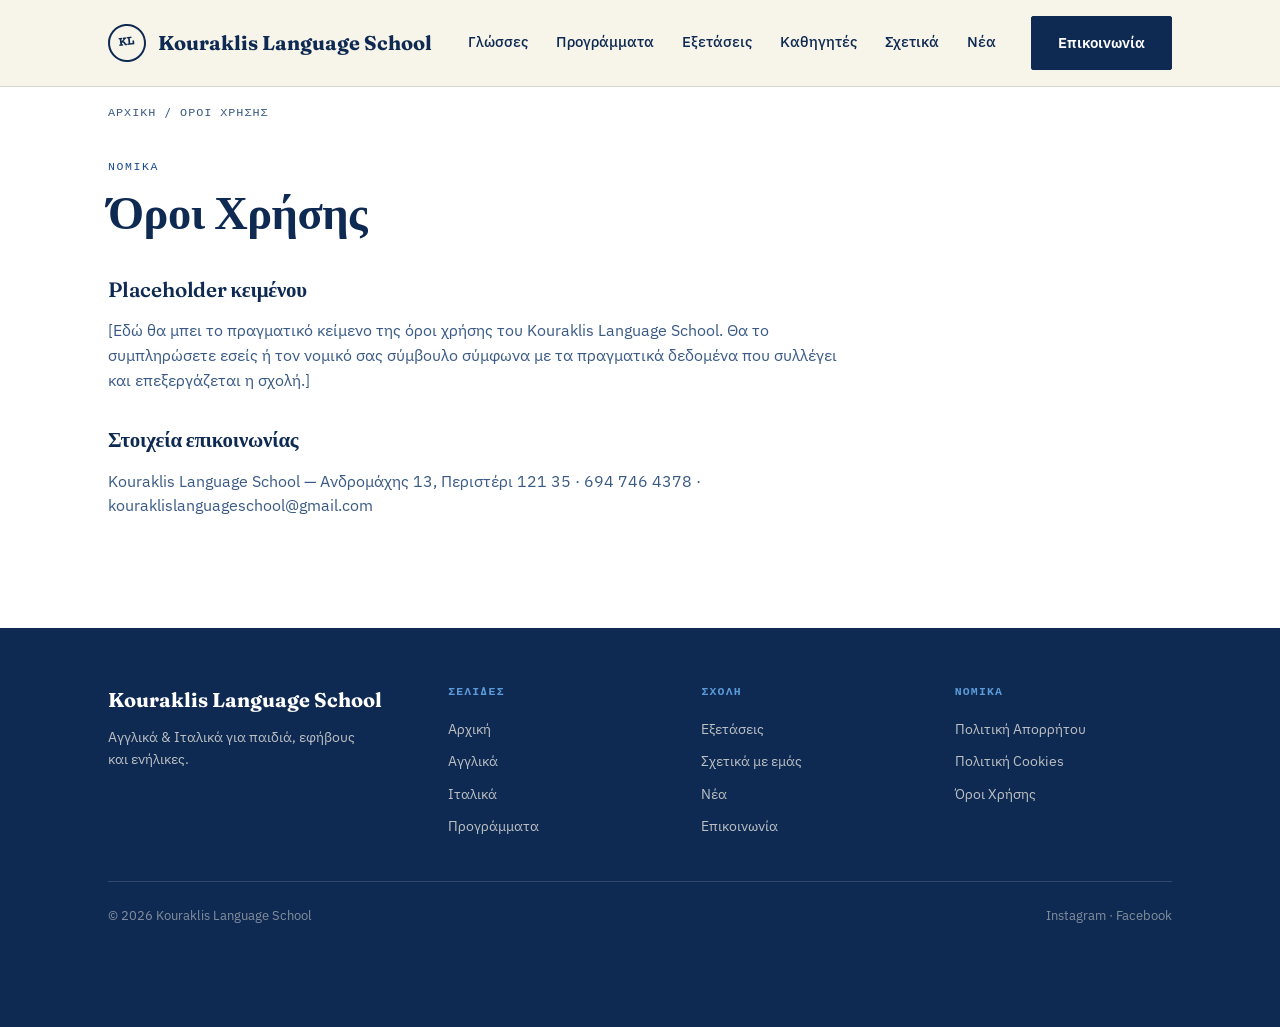
<file: terms.html>
<!DOCTYPE html>
<html lang="el">
<head>
<meta charset="UTF-8">
<meta name="viewport" content="width=device-width, initial-scale=1.0">
<title>Όροι Χρήσης | Kouraklis Language School</title>
<meta name="description" content="Όροι Χρήσης του Kouraklis Language School.">
<link rel="canonical" href="terms.html">
<link rel="preconnect" href="https://fonts.googleapis.com">
<link href="https://fonts.googleapis.com/css2?family=Fraunces:opsz,wght@9..144,400;9..144,500;9..144,600;9..144,700&family=IBM+Plex+Sans:wght@400;500;600;700&family=Courier+Prime:wght@400;700&display=swap" rel="stylesheet">
<link rel="stylesheet" href="assets/style.css">
</head>
<body>

<header class="site">
  <div class="wrap">
    <nav>
      <a href="index.html" style="text-decoration:none;"><div class="brand"><span class="mark">KL</span> Kouraklis Language School</div></a>
      <ul class="navlinks">
        <li><a href="index.html#languages">Γλώσσες</a></li>
        <li><a href="index.html#programs">Προγράμματα</a></li>
        <li><a href="exam-prep.html">Εξετάσεις</a></li>
        <li><a href="index.html#teachers">Καθηγητές</a></li>
        <li><a href="index.html#about">Σχετικά</a></li>
        <li><a href="index.html#news">Νέα</a></li>
      </ul>
      <div class="nav-cta"><a href="index.html#contact" class="btn btn-primary">Επικοινωνία</a></div>
    </nav>
  </div>
</header>

<div class="wrap"><p class="breadcrumb"><a href="index.html">Αρχική</a> / Όροι Χρήσης</p></div>
<section class="subpage-hero" style="padding-bottom:20px;">
  <div class="wrap">
    <span class="eyebrow">Νομικά</span>
    <h1 style="max-width:none;">Όροι Χρήσης</h1>
  </div>
</section>
<section style="padding-top:0;">
  <div class="wrap">
    <div class="legal-body">
      <h2>Placeholder κειμένου</h2>
      <p>[Εδώ θα μπει το πραγματικό κείμενο της όροι χρήσης του Kouraklis Language School. Θα το συμπληρώσετε εσείς ή τον νομικό σας σύμβουλο σύμφωνα με τα πραγματικά δεδομένα που συλλέγει και επεξεργάζεται η σχολή.]</p>
      <h2>Στοιχεία επικοινωνίας</h2>
      <p>Kouraklis Language School — Ανδρομάχης 13, Περιστέρι 121 35 · 694 746 4378 · kouraklislanguageschool@gmail.com</p>
    </div>
  </div>
</section>

<footer>
  <div class="wrap">
    <div class="foot-grid">
      <div>
        <div class="brand" style="color:var(--parchment); margin-bottom:12px;">Kouraklis Language School</div>
        <p style="font-size:0.88rem; max-width:32ch;">Αγγλικά &amp; Ιταλικά για παιδιά, εφήβους και ενήλικες.</p>
      </div>
      <div>
        <h5>Σελίδες</h5>
        <ul>
          <li><a href="index.html">Αρχική</a></li>
          <li><a href="english.html">Αγγλικά</a></li>
          <li><a href="italian.html">Ιταλικά</a></li>
          <li><a href="index.html#programs">Προγράμματα</a></li>
        </ul>
      </div>
      <div>
        <h5>Σχολή</h5>
        <ul>
          <li><a href="exam-prep.html">Εξετάσεις</a></li>
          <li><a href="index.html#about">Σχετικά με εμάς</a></li>
          <li><a href="index.html#news">Νέα</a></li>
          <li><a href="index.html#contact">Επικοινωνία</a></li>
        </ul>
      </div>
      <div>
        <h5>Νομικά</h5>
        <ul>
          <li><a href="privacy.html">Πολιτική Απορρήτου</a></li>
          <li><a href="cookies.html">Πολιτική Cookies</a></li>
          <li><a href="terms.html">Όροι Χρήσης</a></li>
        </ul>
      </div>
    </div>
    <div class="foot-bottom">
      <span>© 2026 Kouraklis Language School</span>
      <span>Instagram · Facebook</span>
    </div>
  </div>
</footer>

<div class="mobile-bar">
  <ul>
    <li><a href="tel:+306947464378"><span class="ic">📞</span>Κλήση</a></li>
    <li><a href="index.html#contact"><span class="ic">📍</span>Χάρτης</a></li>
    <li><a href="index.html#enroll"><span class="ic">📝</span>Εγγραφή</a></li>
    <li><a href="index.html"><span class="ic">☰</span>Μενού</a></li>
  </ul>
</div>

</body>
</html>
</file>
<file: assets/style.css>
:root{
    --ink:#0F2A52;
    --ink-soft:#3A5A85;
    --parchment:#FFFFFF;
    --parchment-deep:#EEF3FA;
    --brick:#1B4B8F;
    --olive:#2E6FB0;
    --gold:#5B9BD9;
    --line: rgba(15,42,82,0.14);
    --display: 'Fraunces', serif;
    --body: 'IBM Plex Sans', sans-serif;
    --stamp: 'Courier Prime', monospace;
  }
  *{box-sizing:border-box; margin:0; padding:0;}
  html{scroll-behavior:smooth;}
  body{
    font-family:var(--body);
    background:var(--parchment);
    color:var(--ink);
    line-height:1.55;
    -webkit-font-smoothing:antialiased;
  }
  img{max-width:100%; display:block;}
  a{color:inherit;}
  .wrap{max-width:1120px; margin:0 auto; padding:0 28px;}
  h1,h2,h3{font-family:var(--display); font-weight:600; letter-spacing:-0.01em;}
  .eyebrow{
    font-family:var(--stamp);
    text-transform:uppercase;
    letter-spacing:0.14em;
    font-size:0.72rem;
    color:var(--brick);
  }
  .btn{
    display:inline-flex; align-items:center; gap:8px;
    padding:14px 26px;
    border-radius:2px;
    font-family:var(--body); font-weight:600; font-size:0.95rem;
    text-decoration:none;
    border:1.5px solid var(--ink);
    cursor:pointer;
    transition:transform .15s ease, background .15s ease, color .15s ease;
  }
  .btn-primary{ background:var(--ink); color:var(--parchment); }
  .btn-primary:hover{ background:var(--brick); border-color:var(--brick); transform:translateY(-1px); }
  .btn-ghost{ background:transparent; color:var(--ink); }
  .btn-ghost:hover{ background:var(--ink); color:var(--parchment); transform:translateY(-1px); }

  /* ---------- NAV ---------- */
  header.site{
    position:sticky; top:0; z-index:50;
    background:rgba(247,243,233,0.92);
    backdrop-filter:blur(6px);
    border-bottom:1px solid var(--line);
  }
  nav{ display:flex; align-items:center; justify-content:space-between; padding:16px 0; }
  .brand{ display:flex; align-items:center; gap:12px; font-family:var(--display); font-weight:700; font-size:1.25rem; }
  .brand .mark{
    width:38px;height:38px; border-radius:50%;
    border:2px solid var(--ink);
    display:flex; align-items:center; justify-content:center;
    font-family:var(--stamp); font-size:0.85rem; font-weight:700;
    transform:rotate(-6deg);
  }
  .navlinks{ display:flex; gap:28px; font-size:0.92rem; font-weight:500; list-style:none; }
  .navlinks a{ text-decoration:none; position:relative; padding-bottom:4px;}
  .navlinks a::after{
    content:''; position:absolute; left:0; bottom:0; width:0; height:2px; background:var(--brick);
    transition:width .2s ease;
  }
  .navlinks a:hover::after{ width:100%; }
  .nav-cta{ display:flex; gap:12px; }
  .navlinks, .nav-cta{ }
  @media (max-width: 880px){ .navlinks{display:none;} }

  /* ---------- HERO ---------- */
  .hero{
    padding:88px 0 100px;
    position:relative;
    overflow:hidden;
    background:
      radial-gradient(ellipse at 85% 15%, rgba(91,155,217,0.14), transparent 55%),
      var(--parchment);
  }
  .hero-grid{
    display:grid; grid-template-columns:1.15fr 0.85fr; gap:56px; align-items:center;
  }
  .hero h1{
    font-size:clamp(2.4rem, 4.4vw, 3.6rem);
    line-height:1.06;
    margin:18px 0 22px;
  }
  .hero h1 em{ font-style:italic; color:var(--brick); }
  .hero p.lede{ font-size:1.12rem; max-width:46ch; color:var(--ink-soft); margin-bottom:32px; }
  .hero .actions{ display:flex; gap:14px; flex-wrap:wrap; }

  /* signature stamp cluster */
  .stamp-field{ position:relative; height:420px; }
  .stamp{
    position:absolute;
    border-radius:50%;
    border:2px solid currentColor;
    display:flex; align-items:center; justify-content:center;
    text-align:center;
    font-family:var(--stamp);
    text-transform:uppercase;
    letter-spacing:0.06em;
  }
  .stamp::before{
    content:''; position:absolute; inset:8px; border:1px dashed currentColor; border-radius:50%; opacity:0.55;
  }
  .stamp-en{
    width:230px; height:230px; top:0; right:20px;
    color:var(--brick); background:rgba(27,75,143,0.06);
    transform:rotate(-9deg);
    font-size:0.8rem; padding:20px;
  }
  .stamp-it{
    width:190px; height:190px; bottom:10px; left:0;
    color:var(--olive); background:rgba(46,111,176,0.07);
    transform:rotate(7deg);
    font-size:0.75rem; padding:18px;
  }
  .stamp-small{
    width:110px; height:110px; bottom:120px; right:60px;
    color:var(--gold); background:rgba(91,155,217,0.08);
    transform:rotate(-4deg);
    font-size:0.62rem; padding:12px;
  }
  .stamp b{ font-family:var(--display); font-size:1.5em; display:block; margin-bottom:4px; font-weight:700; }

  @media (max-width:880px){
    .hero-grid{grid-template-columns:1fr;}
    .stamp-field{height:280px; margin-top:10px;}
  }

  /* ---------- SECTION shell ---------- */
  section{ padding:96px 0; }
  section.deep{ background:var(--ink); color:var(--parchment); }
  section.deep .eyebrow{ color:var(--gold); }
  .section-head{ max-width:640px; margin-bottom:52px; }
  .section-head h2{ font-size:clamp(1.9rem,3vw,2.5rem); margin-top:12px; }
  .section-head p{ color:var(--ink-soft); margin-top:14px; font-size:1.02rem; }
  section.deep .section-head p{ color:rgba(247,243,233,0.72); }

  /* ---------- LANGUAGES ---------- */
  .lang-grid{ display:grid; grid-template-columns:1fr 1fr; gap:28px; }
  .lang-card{
    border:1.5px solid var(--ink);
    padding:34px;
    position:relative;
    background:var(--parchment-deep);
    transition:transform .18s ease, box-shadow .18s ease;
  }
  .lang-card:hover{ transform:translateY(-4px); box-shadow:6px 6px 0 var(--ink); }
  .lang-card .flag-chip{
    display:inline-block; font-family:var(--stamp); font-size:0.7rem; text-transform:uppercase;
    letter-spacing:0.1em; padding:5px 10px; border-radius:20px; margin-bottom:18px;
  }
  .lang-card.en .flag-chip{ background:var(--brick); color:var(--parchment); }
  .lang-card.it .flag-chip{ background:var(--olive); color:var(--parchment); }
  .lang-card h3{ font-size:1.7rem; margin-bottom:10px; }
  .lang-card p{ color:var(--ink-soft); margin-bottom:20px; }
  .level-row{ display:flex; flex-wrap:wrap; gap:8px; margin-bottom:24px; }
  .level-pill{
    font-family:var(--stamp); font-size:0.72rem;
    border:1px solid var(--ink); padding:5px 11px; border-radius:20px;
  }
  @media (max-width:760px){ .lang-grid{grid-template-columns:1fr;} }

  /* ---------- PROGRAMS ---------- */
  .prog-grid{ display:grid; grid-template-columns:repeat(3,1fr); gap:24px; }
  .prog-card{ padding:28px 24px; border-top:3px solid var(--brick); background:var(--parchment); }
  .prog-card:nth-child(2){ border-top-color:var(--olive); }
  .prog-card:nth-child(3){ border-top-color:var(--gold); }
  .prog-card:nth-child(4){ border-top-color:var(--ink); }
  .prog-card:nth-child(5){ border-top-color:var(--brick); }
  .prog-card:nth-child(6){ border-top-color:var(--olive); }
  .prog-card h3{ font-size:1.15rem; margin-bottom:8px; }
  .prog-card p{ color:var(--ink-soft); font-size:0.94rem; }
  @media (max-width:880px){ .prog-grid{grid-template-columns:1fr 1fr;} }
  @media (max-width:560px){ .prog-grid{grid-template-columns:1fr;} }

  /* ---------- EXAMS ---------- */
  .exam-cols{ display:grid; grid-template-columns:1fr 1fr; gap:40px; }
  .exam-col h4{ font-family:var(--stamp); text-transform:uppercase; letter-spacing:0.08em; font-size:0.8rem; color:var(--gold); margin-bottom:18px; }
  .exam-list{ list-style:none; display:flex; flex-direction:column; gap:12px; }
  .exam-list li{ display:flex; justify-content:space-between; border-bottom:1px solid rgba(247,243,233,0.18); padding-bottom:12px; font-size:0.98rem;}
  .exam-list li span.lvl{ font-family:var(--stamp); font-size:0.78rem; opacity:0.7; }
  @media (max-width:760px){ .exam-cols{grid-template-columns:1fr;} }

  /* ---------- WHY US ---------- */
  .why-grid{ display:grid; grid-template-columns:repeat(3,1fr); gap:1px; background:var(--ink); border:1px solid var(--ink);}
  .why-item{ background:var(--parchment); padding:30px 26px; }
  .why-item .num{ font-family:var(--stamp); color:var(--brick); font-size:0.8rem; }
  .why-item h3{ font-size:1.08rem; margin:10px 0 8px; }
  .why-item p{ font-size:0.92rem; color:var(--ink-soft); }
  @media (max-width:880px){ .why-grid{grid-template-columns:1fr 1fr;} }
  @media (max-width:560px){ .why-grid{grid-template-columns:1fr;} }

  /* ---------- TEACHERS ---------- */
  .teach-grid{ display:grid; grid-template-columns:repeat(3,1fr); gap:22px; }
  .teach-card{ text-align:left; }
  .teach-photo{
    aspect-ratio:1/1; border-radius:2px; border:1.5px solid var(--ink);
    background:linear-gradient(135deg, var(--parchment-deep), var(--parchment));
    display:flex; align-items:center; justify-content:center;
    font-family:var(--display); font-size:2.2rem; color:var(--ink);
    margin-bottom:14px;
    overflow:hidden;
  }
  .teach-photo img{ width:100%; height:100%; object-fit:cover; display:block; object-position:center center; }
  .teach-photo img.face-top{ object-position:center 18%; }
  .teach-card h4{ font-size:1.02rem; margin-bottom:2px; }
  .teach-card .role{ font-family:var(--stamp); font-size:0.72rem; text-transform:uppercase; color:var(--brick); margin-bottom:8px; display:block;}
  .teach-card p{ font-size:0.88rem; color:var(--ink-soft); }
  @media (max-width:880px){ .teach-grid{grid-template-columns:1fr 1fr;} }
  @media (max-width:640px){ .teach-grid{grid-template-columns:1fr;} }

  .note{
    font-size:0.82rem; color:var(--ink-soft); opacity:0.7; font-style:italic; margin-top:10px;
  }
  section.deep .note{ color:rgba(247,243,233,0.55); }

  /* ---------- PHILOSOPHY ---------- */
  .philo{ display:grid; grid-template-columns:0.9fr 1.1fr; gap:56px; align-items:start; }
  .philo blockquote{
    font-family:var(--display); font-size:1.5rem; line-height:1.35; color:var(--ink);
    border-left:3px solid var(--brick); padding-left:24px; font-weight:500;
  }
  .philo .body-text p{ margin-bottom:16px; color:var(--ink-soft); }
  @media (max-width:880px){ .philo{grid-template-columns:1fr;} }

  /* ---------- NEWS ---------- */
  .news-grid{ display:grid; grid-template-columns:repeat(3,1fr); gap:24px; }
  .news-card{ background:var(--parchment); border:1px solid var(--line); padding:24px; }
  .news-date{ font-family:var(--stamp); font-size:0.72rem; color:var(--brick); text-transform:uppercase; }
  .news-card h3{ font-size:1.08rem; margin:10px 0 8px; }
  .news-card p{ font-size:0.9rem; color:var(--ink-soft); }
  @media (max-width:880px){ .news-grid{grid-template-columns:1fr;} }

  /* ---------- ENROLL ---------- */
  .enroll-box{
    background:var(--ink); color:var(--parchment);
    padding:60px 48px; display:grid; grid-template-columns:1fr 1fr; gap:48px;
    border-radius:2px;
  }
  .enroll-box h2{ font-size:2rem; margin-bottom:14px; }
  .enroll-box p{ color:rgba(247,243,233,0.75); margin-bottom:26px; }
  form.enroll{ display:grid; gap:14px; }
  form.enroll input, form.enroll select, form.enroll textarea{
    width:100%; padding:12px 14px; background:rgba(247,243,233,0.06);
    border:1px solid rgba(247,243,233,0.28); color:var(--parchment); font-family:var(--body); font-size:0.94rem;
    border-radius:2px;
  }
  form.enroll input::placeholder, form.enroll textarea::placeholder{ color:rgba(247,243,233,0.45); }
  form.enroll select option{ color:var(--ink); background:var(--parchment); }
  form.enroll .row2{ display:grid; grid-template-columns:1fr 1fr; gap:14px; }
  .enroll-box .btn-primary{ background:var(--gold); border-color:var(--gold); color:var(--ink); width:fit-content; }
  .enroll-box .btn-primary:hover{ background:var(--brick); border-color:var(--brick); color:var(--parchment); }
  @media (max-width:880px){ .enroll-box{grid-template-columns:1fr; padding:40px 26px;} form.enroll .row2{grid-template-columns:1fr;} }

  /* ---------- FAQ ---------- */
  .faq-item{ border-bottom:1px solid var(--line); }
  .faq-q{
    display:flex; justify-content:space-between; align-items:center;
    padding:22px 0; cursor:pointer; font-weight:600; font-size:1.02rem;
  }
  .faq-q .plus{ font-family:var(--stamp); font-size:1.2rem; transition:transform .2s ease; color:var(--brick);}
  .faq-item.open .plus{ transform:rotate(45deg); }
  .faq-a{ max-height:0; overflow:hidden; transition:max-height .25s ease; }
  .faq-item.open .faq-a{ max-height:200px; }
  .faq-a p{ padding-bottom:22px; color:var(--ink-soft); font-size:0.95rem; max-width:70ch; }

  /* ---------- GALLERY ---------- */
  .gallery{ display:grid; grid-template-columns:repeat(6,1fr); grid-auto-rows:110px; gap:10px; }
  .gallery div{
    background:linear-gradient(135deg,var(--parchment-deep),var(--parchment));
    border:1px solid var(--line);
    display:flex; align-items:center; justify-content:center;
    font-family:var(--stamp); font-size:0.65rem; color:var(--ink); opacity:0.4; text-align:center;
  }
  .gallery div:nth-child(1){ grid-column:span 2; grid-row:span 2; }
  .gallery div:nth-child(4){ grid-column:span 2; }
  .gallery div:nth-child(7){ grid-column:span 2; grid-row:span 2;}
  @media (max-width:760px){ .gallery{grid-template-columns:repeat(3,1fr);} .gallery div:nth-child(1),.gallery div:nth-child(7){grid-column:span 1; grid-row:span 1;} }

  /* ---------- CONTACT ---------- */
  .contact-grid{ display:grid; grid-template-columns:1fr 1fr; gap:48px; }
  .contact-info dl{ display:grid; gap:18px; margin-top:20px; }
  .contact-info dt{ font-family:var(--stamp); font-size:0.72rem; text-transform:uppercase; color:var(--brick); }
  .contact-info dd{ font-size:1rem; margin-top:4px; }
  .map-box{
    border:1.5px solid var(--ink); background:var(--parchment-deep);
    display:flex; align-items:center; justify-content:center; min-height:280px;
    font-family:var(--stamp); font-size:0.8rem; color:var(--ink);
  }
  .contact-actions{ display:flex; gap:12px; margin-top:26px; flex-wrap:wrap; }
  @media (max-width:880px){ .contact-grid{grid-template-columns:1fr;} }

  /* ---------- FOOTER ---------- */
  footer{ background:var(--ink); color:rgba(247,243,233,0.75); padding:56px 0 100px; }
  .foot-grid{ display:grid; grid-template-columns:1.4fr 1fr 1fr 1fr; gap:36px; }
  .foot-grid h5{ font-family:var(--stamp); text-transform:uppercase; font-size:0.72rem; letter-spacing:0.1em; color:var(--gold); margin-bottom:16px; }
  .foot-grid ul{ list-style:none; display:flex; flex-direction:column; gap:10px; font-size:0.9rem; }
  .foot-grid ul a{ text-decoration:none; }
  .foot-grid ul a:hover{ color:var(--parchment); }
  .foot-bottom{ border-top:1px solid rgba(247,243,233,0.15); margin-top:44px; padding-top:24px; display:flex; justify-content:space-between; flex-wrap:wrap; gap:12px; font-size:0.82rem; color:rgba(247,243,233,0.5); }
  @media (max-width:760px){ .foot-grid{grid-template-columns:1fr 1fr; } }

  /* ---------- MOBILE STICKY BAR ---------- */
  .mobile-bar{
    display:none; position:fixed; bottom:0; left:0; right:0; z-index:60;
    background:var(--ink); color:var(--parchment);
    border-top:1px solid rgba(247,243,233,0.15);
  }
  .mobile-bar ul{ list-style:none; display:flex; }
  .mobile-bar li{ flex:1; text-align:center; }
  .mobile-bar a{ display:flex; flex-direction:column; align-items:center; gap:4px; padding:10px 0 14px; text-decoration:none; font-size:0.68rem; font-weight:600; }
  .mobile-bar .ic{ font-size:1.15rem; }
  @media (max-width:760px){
    .mobile-bar{ display:block; }
    body{ padding-bottom:60px; }
  }

/* ---------- SUBPAGES (language / age / exam-prep landing pages) ---------- */
.breadcrumb{
  font-family:var(--stamp); font-size:0.74rem; text-transform:uppercase; letter-spacing:0.08em;
  color:var(--ink-soft); padding:18px 0 0;
}
.breadcrumb a{ text-decoration:none; color:var(--ink-soft); }
.breadcrumb a:hover{ color:var(--brick); }

.subpage-hero{ padding:36px 0 64px; }
.subpage-hero .eyebrow{ margin-bottom:10px; display:block; }
.subpage-hero h1{ font-size:clamp(2rem,4vw,2.9rem); line-height:1.1; margin-bottom:16px; max-width:18ch; }
.subpage-hero p.lede{ max-width:60ch; font-size:1.06rem; color:var(--ink-soft); margin-bottom:28px; }

.content-block{ max-width:74ch; }
.content-block h2{ font-size:1.6rem; margin:0 0 14px; }
.content-block p{ color:var(--ink-soft); margin-bottom:16px; }
.content-block ul{ margin:0 0 20px 20px; color:var(--ink-soft); }
.content-block li{ margin-bottom:8px; }

.subnav{ display:flex; gap:10px; flex-wrap:wrap; margin:28px 0 0; }
.subnav a{
  font-size:0.86rem; font-weight:600; text-decoration:none;
  padding:9px 16px; border:1px solid var(--line); border-radius:20px; color:var(--ink);
  transition:background .15s ease, color .15s ease, border-color .15s ease;
}
.subnav a.active{ background:var(--ink); color:var(--parchment); border-color:var(--ink); }
.subnav a:hover{ border-color:var(--brick); color:var(--brick); }

.level-detail-grid{ display:grid; grid-template-columns:repeat(2,1fr); gap:18px; margin:28px 0 8px; }
.level-detail{ border:1px solid var(--line); padding:20px 22px; background:var(--parchment-deep); }
.level-detail .lvl-tag{ font-family:var(--stamp); font-size:0.72rem; color:var(--brick); text-transform:uppercase; }
.level-detail h3{ font-size:1.1rem; margin:8px 0 6px; }
.level-detail p{ font-size:0.92rem; color:var(--ink-soft); margin:0; }
@media (max-width:700px){ .level-detail-grid{grid-template-columns:1fr;} }

.mini-cta{
  margin-top:48px; padding:36px; background:var(--ink); color:var(--parchment);
  display:flex; align-items:center; justify-content:space-between; gap:24px; flex-wrap:wrap;
}
.mini-cta h3{ font-family:var(--display); font-size:1.4rem; }
.mini-cta .btn-primary{ background:var(--gold); border-color:var(--gold); color:var(--ink); }
.mini-cta .btn-primary:hover{ background:var(--brick); border-color:var(--brick); color:var(--parchment); }

.legal-body{ max-width:74ch; }
.legal-body h2{ font-size:1.3rem; margin:32px 0 12px; }
.legal-body h2:first-child{ margin-top:0; }
.legal-body p{ color:var(--ink-soft); margin-bottom:14px; }
</file>
